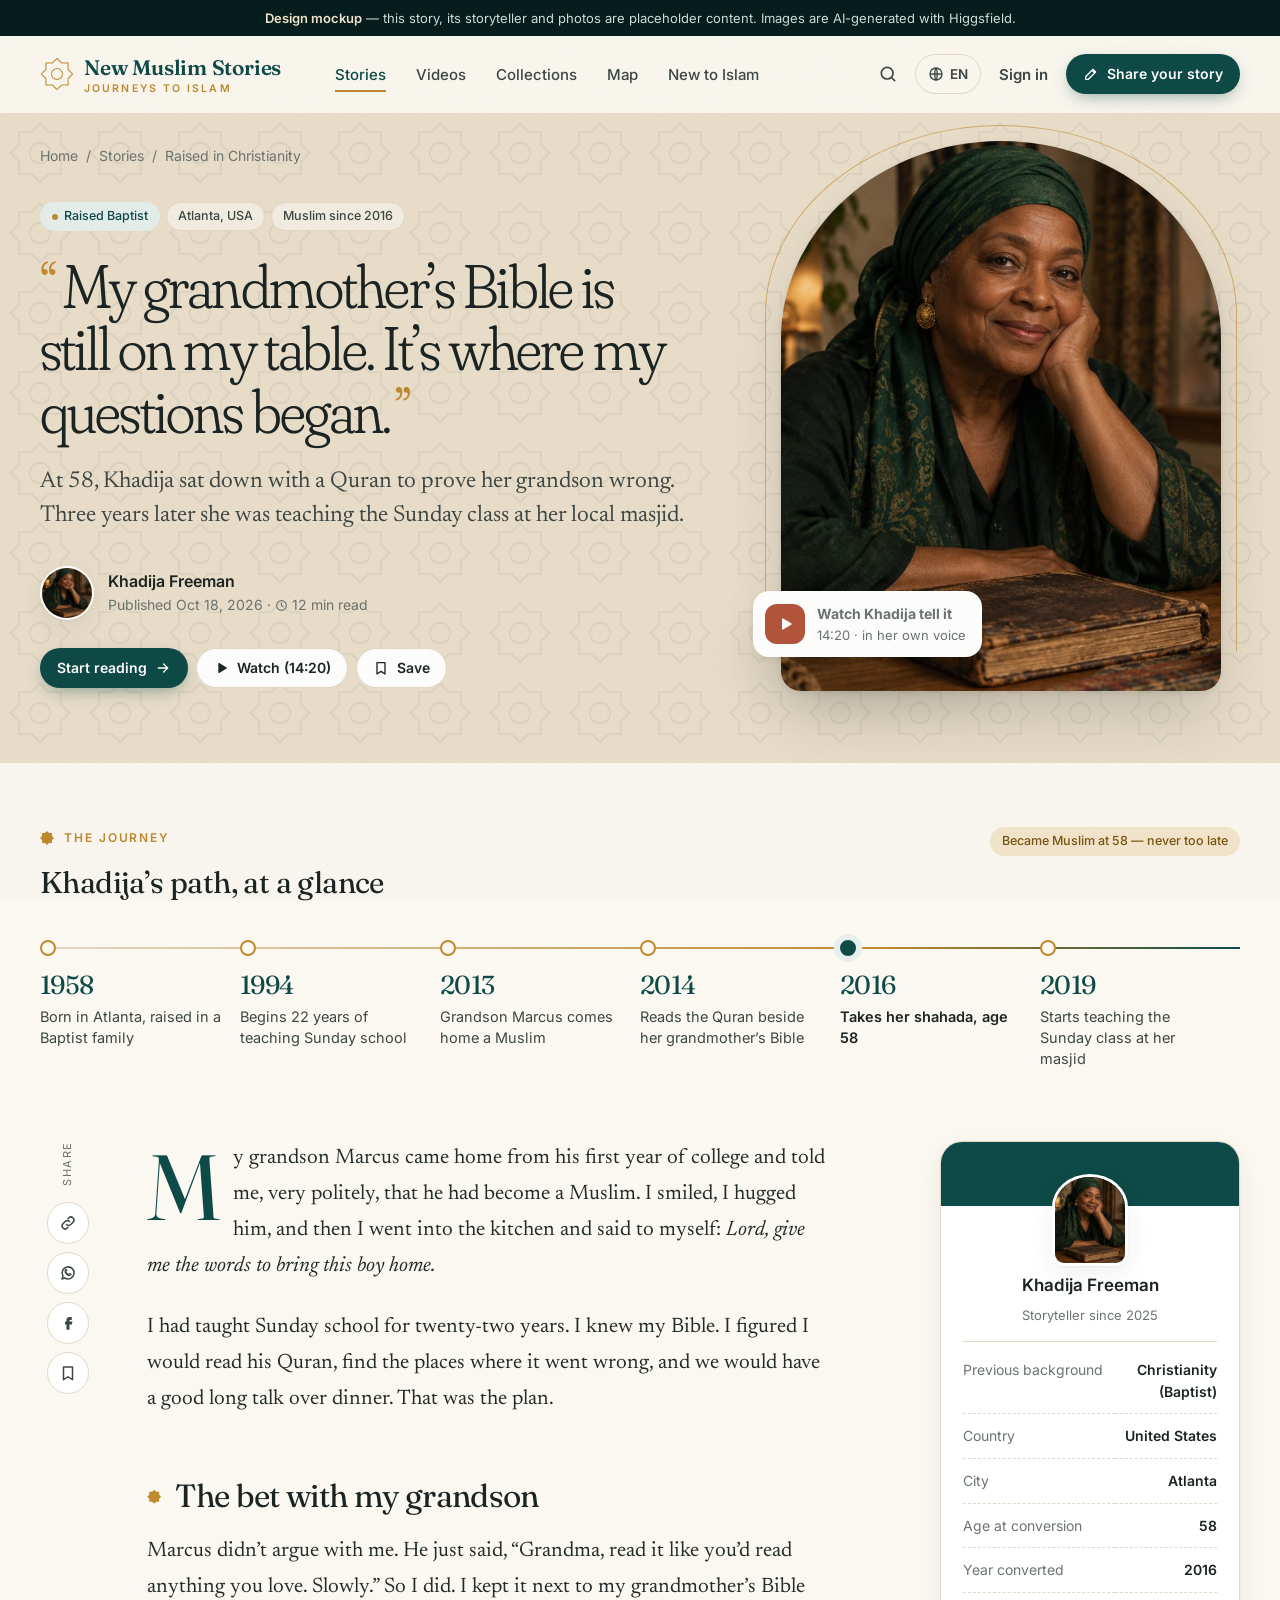
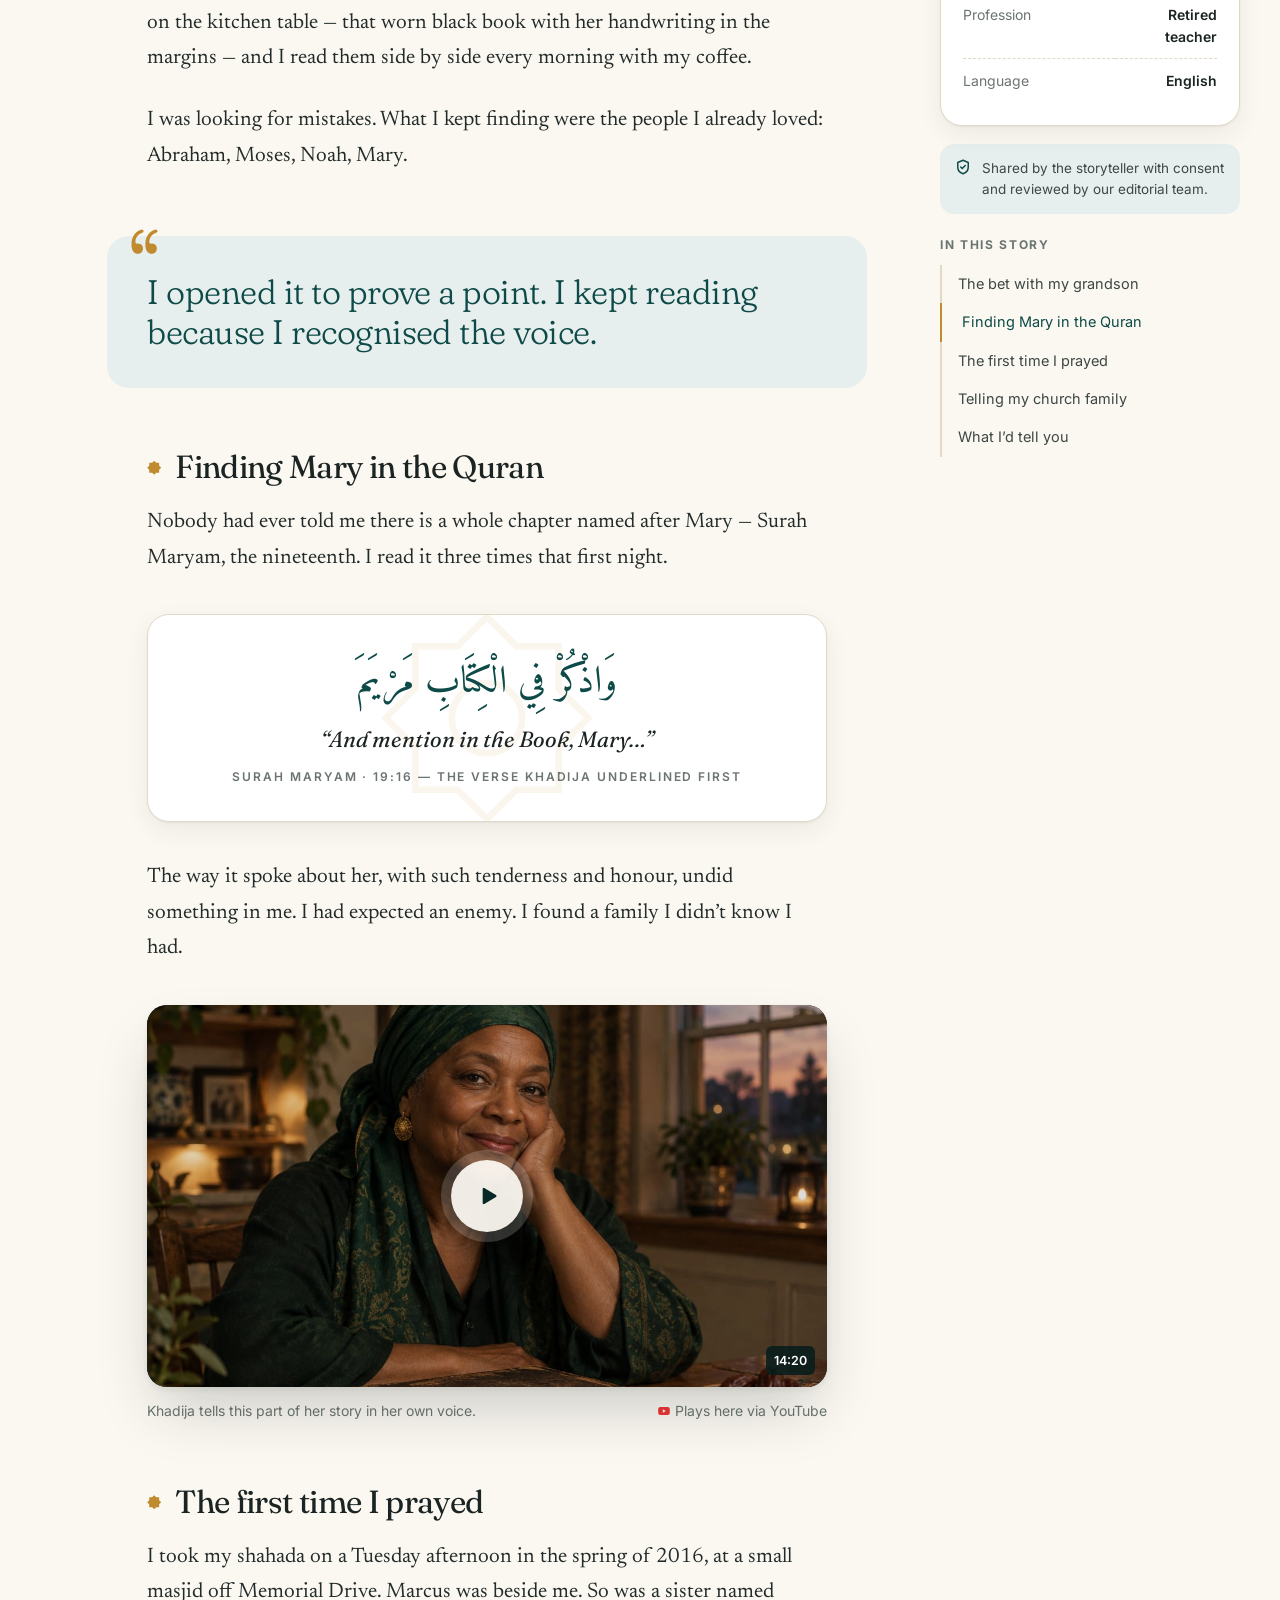
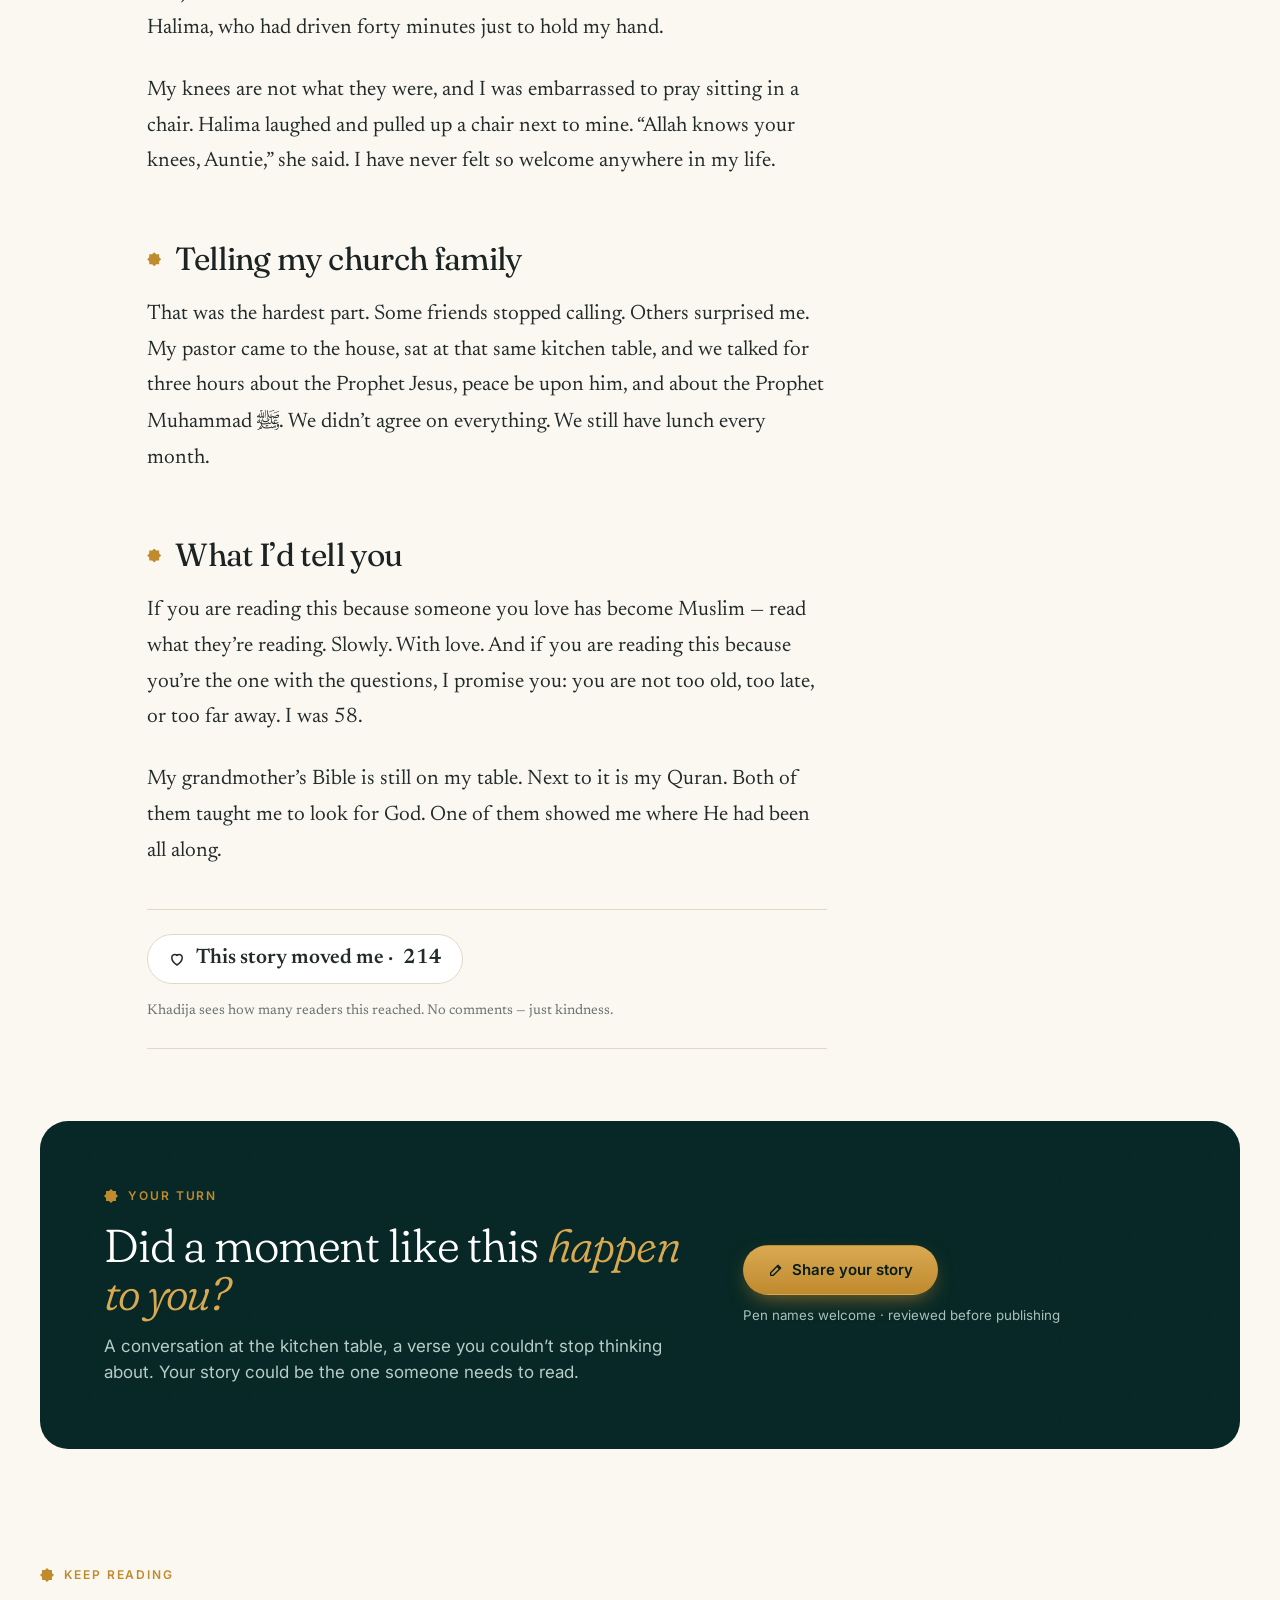
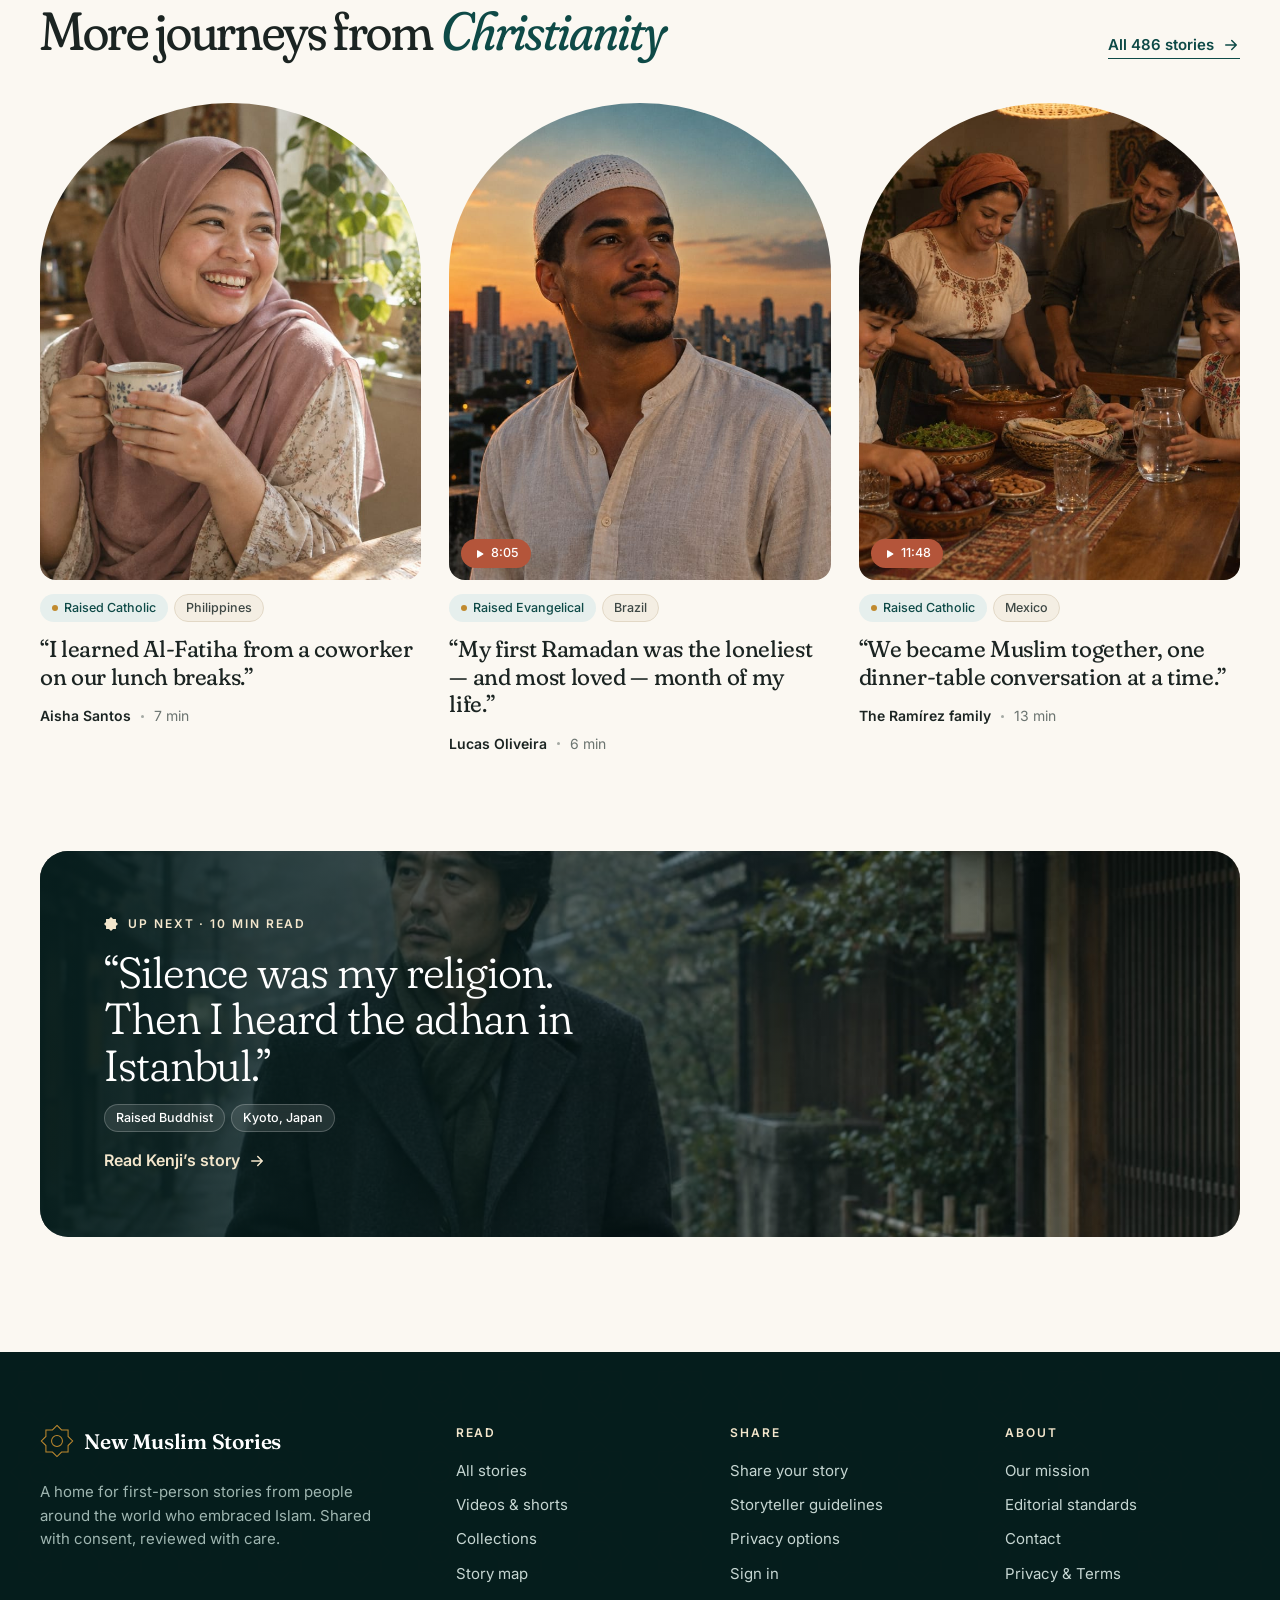
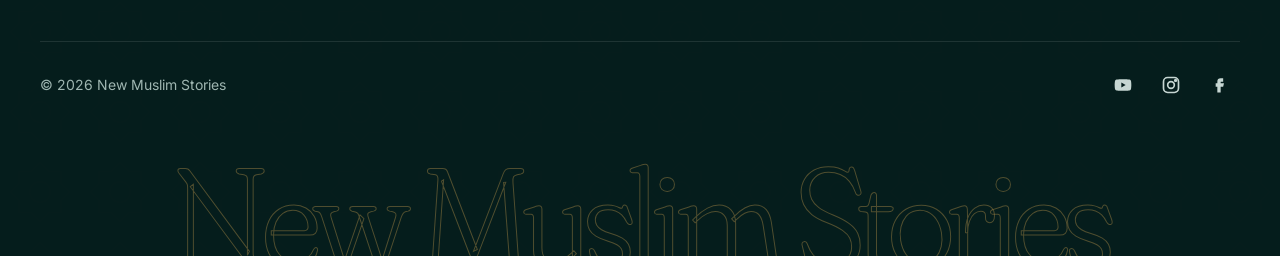
<file: story.html>
<!doctype html>
<html lang="en">
<head>
  <meta charset="utf-8" />
  <meta name="viewport" content="width=device-width, initial-scale=1" />
  <title>“My grandmother’s Bible is still on my table” — Khadija’s story · New Muslim Stories</title>
  <meta name="description" content="At 58, Khadija sat down with a Quran to prove her grandson wrong. Three years later she was teaching the Sunday class at her local masjid." />
  <script>document.documentElement.classList.add('js')</script>
  <link rel="preconnect" href="https://fonts.googleapis.com" />
  <link rel="preconnect" href="https://fonts.gstatic.com" crossorigin />
  <link href="https://fonts.googleapis.com/css2?family=Amiri:wght@400;700&family=Fraunces:ital,opsz,wght,SOFT@0,9..144,300..700,0..100;1,9..144,300..700,0..100&family=Inter:wght@400;500;600;700&family=Newsreader:ital,opsz,wght@0,6..72,400..600;1,6..72,400..600&display=swap" rel="stylesheet" />
  <link rel="stylesheet" href="styles.css?v=9" />
</head>
<body>

<svg width="0" height="0" style="position:absolute" aria-hidden="true">
  <defs>
    <symbol id="i-star" viewBox="0 0 100 100"><path fill="currentColor" d="M50 0l14.6 14.6H85.4V35.4L100 50 85.4 64.6V85.4H64.6L50 100 35.4 85.4H14.6V64.6L0 50 14.6 35.4V14.6H35.4z"/></symbol>
    <symbol id="i-star-line" viewBox="0 0 100 100"><path fill="none" stroke="currentColor" stroke-width="3" d="M50 4l13.4 13.4h19.2v19.2L96 50 82.6 63.4v19.2H63.4L50 96 36.6 82.6H17.4V63.4L4 50l13.4-13.4V17.4h19.2z"/><circle cx="50" cy="50" r="16" fill="none" stroke="currentColor" stroke-width="3"/></symbol>
    <symbol id="i-search" viewBox="0 0 24 24"><g fill="none" stroke="currentColor" stroke-width="2" stroke-linecap="round"><circle cx="11" cy="11" r="7"/><path d="M20 20l-3.5-3.5"/></g></symbol>
    <symbol id="i-menu" viewBox="0 0 24 24"><path stroke="currentColor" stroke-width="2" stroke-linecap="round" d="M4 7h16M4 12h16M4 17h16"/></symbol>
    <symbol id="i-bookmark" viewBox="0 0 24 24"><path fill="none" stroke="currentColor" stroke-width="2" stroke-linejoin="round" d="M6 4h12v17l-6-4-6 4z"/></symbol>
    <symbol id="i-arrow" viewBox="0 0 24 24"><path fill="none" stroke="currentColor" stroke-width="2" stroke-linecap="round" stroke-linejoin="round" d="M5 12h14M13 6l6 6-6 6"/></symbol>
    <symbol id="i-play" viewBox="0 0 24 24"><path fill="currentColor" d="M8 5.5v13a1 1 0 0 0 1.5.86l10.8-6.5a1 1 0 0 0 0-1.72L9.5 4.64A1 1 0 0 0 8 5.5z"/></symbol>
    <symbol id="i-clock" viewBox="0 0 24 24"><g fill="none" stroke="currentColor" stroke-width="2" stroke-linecap="round"><circle cx="12" cy="12" r="9"/><path d="M12 7v5l3 2"/></g></symbol>
    <symbol id="i-check" viewBox="0 0 24 24"><g fill="none" stroke="currentColor" stroke-width="2" stroke-linecap="round" stroke-linejoin="round"><path d="M12 3l7 3v6c0 4.5-3 7.7-7 9-4-1.3-7-4.5-7-9V6z"/><path d="M9 12l2 2 4-4"/></g></symbol>
    <symbol id="i-pen" viewBox="0 0 24 24"><path fill="none" stroke="currentColor" stroke-width="2" stroke-linecap="round" stroke-linejoin="round" d="M4 20h4L19 9l-4-4L4 16zM13.5 6.5l4 4"/></symbol>
    <symbol id="i-share" viewBox="0 0 24 24"><g fill="none" stroke="currentColor" stroke-width="2" stroke-linecap="round" stroke-linejoin="round"><path d="M12 15V3M7 8l5-5 5 5"/><path d="M5 12v7a2 2 0 0 0 2 2h10a2 2 0 0 0 2-2v-7"/></g></symbol>
    <symbol id="i-link" viewBox="0 0 24 24"><g fill="none" stroke="currentColor" stroke-width="2" stroke-linecap="round"><path d="M10 14a4 4 0 0 0 5.7 0l3-3a4 4 0 0 0-5.7-5.7l-1 1"/><path d="M14 10a4 4 0 0 0-5.7 0l-3 3a4 4 0 0 0 5.7 5.7l1-1"/></g></symbol>
    <symbol id="i-wa" viewBox="0 0 24 24"><g fill="none" stroke="currentColor" stroke-width="2" stroke-linejoin="round"><path d="M4 20l1.3-4A8 8 0 1 1 8 18.7z"/><path d="M9 9.5c.3 2.2 2.3 4.2 4.5 4.5l1-1.2 1.8.8c-.2 1.1-1 1.8-2 1.8-3.4 0-6.4-3-6.4-6.4 0-1 .7-1.8 1.8-2l.8 1.8z" stroke-width="1.4"/></g></symbol>
    <symbol id="i-globe" viewBox="0 0 24 24"><g fill="none" stroke="currentColor" stroke-width="2"><circle cx="12" cy="12" r="9"/><path d="M3 12h18M12 3c2.5 2.7 2.5 15.3 0 18M12 3c-2.5 2.7-2.5 15.3 0 18"/></g></symbol>
    <symbol id="i-heart" viewBox="0 0 24 24"><path fill="none" stroke="currentColor" stroke-width="2" stroke-linejoin="round" d="M12 20s-7-4.4-7-10a4 4 0 0 1 7-2.6A4 4 0 0 1 19 10c0 5.6-7 10-7 10z"/></symbol>
    <symbol id="i-yt" viewBox="0 0 24 24"><path fill="currentColor" d="M21.6 7.2a2.5 2.5 0 0 0-1.8-1.8C18.2 5 12 5 12 5s-6.2 0-7.8.4A2.5 2.5 0 0 0 2.4 7.2C2 8.8 2 12 2 12s0 3.2.4 4.8a2.5 2.5 0 0 0 1.8 1.8C5.8 19 12 19 12 19s6.2 0 7.8-.4a2.5 2.5 0 0 0 1.8-1.8c.4-1.6.4-4.8.4-4.8s0-3.2-.4-4.8zM10 15V9l5.2 3z"/></symbol>
    <symbol id="i-ig" viewBox="0 0 24 24"><g fill="none" stroke="currentColor" stroke-width="2"><rect x="3" y="3" width="18" height="18" rx="5"/><circle cx="12" cy="12" r="4"/><circle cx="17.5" cy="6.5" r="1" fill="currentColor"/></g></symbol>
    <symbol id="i-fb" viewBox="0 0 24 24"><path fill="currentColor" d="M14 8h3V4h-3a4 4 0 0 0-4 4v2H8v4h2v7h4v-7h3l1-4h-4V8.5c0-.3.2-.5.5-.5z"/></symbol>
    <pattern id="girih" width="80" height="80" patternUnits="userSpaceOnUse">
      <use href="#i-star-line" x="8" y="8" width="64" height="64"/>
    </pattern>
  </defs>
</svg>

<div class="progress" data-progress aria-hidden="true"></div>
<div class="mock-banner"><strong>Design mockup</strong> — this story, its storyteller and photos are placeholder content. Images are AI-generated with Higgsfield.</div>

<header class="site-header" data-header>
  <div class="wrap header-inner">
    <a class="logo" href="index.html" aria-label="New Muslim Stories — home">
      <svg class="logo-mark"><use href="#i-star-line"/></svg>
      <span>New Muslim Stories<small>Journeys to Islam</small></span>
    </a>
    <nav class="nav" aria-label="Primary">
      <a href="index.html#latest" aria-current="page">Stories</a>
      <a href="index.html#watch">Videos</a>
      <a href="index.html#collections">Collections</a>
      <a href="index.html#map">Map</a>
      <a href="index.html#support">New to Islam</a>
    </nav>
    <div class="header-actions">
      <button class="icon-btn" aria-label="Search stories"><svg width="20" height="20"><use href="#i-search"/></svg></button>
      <button class="lang" aria-label="Change language"><svg width="16" height="16"><use href="#i-globe"/></svg>EN</button>
      <a class="signin" href="#">Sign in</a>
      <a class="btn btn-primary btn-sm" href="index.html#share"><svg width="16" height="16"><use href="#i-pen"/></svg>Share your story</a>
      <button class="icon-btn menu-btn" aria-label="Open menu" aria-expanded="false" data-menu><svg width="22" height="22"><use href="#i-menu"/></svg></button>
    </div>
  </div>
  <nav class="mobile-nav" aria-label="Mobile">
    <a href="index.html#latest">Stories</a>
    <a href="index.html#watch">Videos</a>
    <a href="index.html#collections">Collections</a>
    <a href="index.html#map">Map</a>
    <a href="#">Sign in</a>
    <a class="btn btn-primary" href="index.html#share">Share your story</a>
  </nav>
</header>

<main>
  <!-- ======= Story hero ======= -->
  <section class="story-hero">
    <svg class="pattern" width="100%" height="100%" aria-hidden="true"><rect width="100%" height="100%" fill="url(#girih)"/></svg>
    <div class="wrap story-hero-inner">
      <div class="reveal">
        <nav class="crumbs" aria-label="Breadcrumb">
          <a href="index.html">Home</a><span>/</span><a href="index.html#latest">Stories</a><span>/</span><a href="#">Raised in Christianity</a>
        </nav>
        <div class="chips">
          <span class="chip chip-faith">Raised Baptist</span>
          <span class="chip">Atlanta, USA</span>
          <span class="chip">Muslim since 2016</span>
        </div>
        <h1 class="story-title"><span class="q">“</span>My grandmother’s Bible is still on my table. It’s where my questions began.<span class="q">”</span></h1>
        <p class="story-dek">At 58, Khadija sat down with a Quran to prove her grandson wrong. Three years later she was teaching the Sunday class at her local masjid.</p>
        <div class="author">
          <img class="avatar" src="images/story-atlanta.jpg" alt="" style="object-position:50% 25%" />
          <div>
            <div class="name">Khadija Freeman</div>
            <div class="meta">Published Oct 18, 2026 · <svg width="13" height="13" style="vertical-align:-2px"><use href="#i-clock"/></svg> 12 min read</div>
          </div>
        </div>
        <div class="story-actions">
          <a class="btn btn-primary btn-sm" href="#bet">Start reading <svg width="16" height="16"><use href="#i-arrow"/></svg></a>
          <a class="btn btn-outline btn-sm" href="#watch-khadija"><svg width="16" height="16"><use href="#i-play"/></svg>Watch (14:20)</a>
          <button class="btn btn-outline btn-sm" aria-pressed="false" data-save><svg width="16" height="16"><use href="#i-bookmark"/></svg>Save</button>
        </div>
      </div>
      <figure class="story-portrait reveal" data-delay="1" style="margin:0">
        <img src="images/story-atlanta.jpg" alt="Khadija at her kitchen table beside her grandmother’s Bible and a bowl of dates" />
        <a class="portrait-badge" href="#watch-khadija"><span class="pb-ic"><svg width="18" height="18"><use href="#i-play"/></svg></span><span><strong>Watch Khadija tell it</strong><span>14:20 · in her own voice</span></span></a>
      </figure>
    </div>
  </section>

  <div class="wrap">
    <!-- ======= Journey timeline ======= -->
    <section class="journey reveal" aria-labelledby="journey-title">
      <div class="journey-head">
        <div><span class="eyebrow"><svg><use href="#i-star"/></svg>The journey</span><h2 id="journey-title">Khadija’s path, at a glance</h2></div>
        <span class="chip chip-gold">Became Muslim at 58 — never too late</span>
      </div>
      <ol class="timeline">
        <li><div class="yr">1958</div><div class="ev">Born in Atlanta, raised in a Baptist family</div></li>
        <li><div class="yr">1994</div><div class="ev">Begins 22 years of teaching Sunday school</div></li>
        <li><div class="yr">2013</div><div class="ev">Grandson Marcus comes home a Muslim</div></li>
        <li><div class="yr">2014</div><div class="ev">Reads the Quran beside her grandmother’s Bible</div></li>
        <li class="key"><div class="yr">2016</div><div class="ev">Takes her shahada, age 58</div></li>
        <li><div class="yr">2019</div><div class="ev">Starts teaching the Sunday class at her masjid</div></li>
      </ol>
    </section>

    <div class="story-layout">
      <aside class="share-rail" aria-label="Share this story">
        <small>Share</small>
        <button class="icon-btn" aria-label="Copy link"><svg width="18" height="18"><use href="#i-link"/></svg></button>
        <button class="icon-btn" aria-label="Share on WhatsApp"><svg width="18" height="18"><use href="#i-wa"/></svg></button>
        <button class="icon-btn" aria-label="Share on Facebook"><svg width="18" height="18"><use href="#i-fb"/></svg></button>
        <button class="icon-btn" aria-label="Save" aria-pressed="false" data-save><svg width="18" height="18"><use href="#i-bookmark"/></svg></button>
      </aside>

      <article class="prose">
        <p>My grandson Marcus came home from his first year of college and told me, very politely, that he had become a Muslim. I smiled, I hugged him, and then I went into the kitchen and said to myself: <em>Lord, give me the words to bring this boy home.</em></p>
        <p>I had taught Sunday school for twenty-two years. I knew my Bible. I figured I would read his Quran, find the places where it went wrong, and we would have a good long talk over dinner. That was the plan.</p>

        <h2 id="bet">The bet with my grandson</h2>
        <p>Marcus didn’t argue with me. He just said, “Grandma, read it like you’d read anything you love. Slowly.” So I did. I kept it next to my grandmother’s Bible on the kitchen table — that worn black book with her handwriting in the margins — and I read them side by side every morning with my coffee.</p>
        <p>I was looking for mistakes. What I kept finding were the people I already loved: Abraham, Moses, Noah, Mary.</p>

        <blockquote class="pullquote">I opened it to prove a point. I kept reading because I recognised the voice.</blockquote>

        <h2 id="mary">Finding Mary in the Quran</h2>
        <p>Nobody had ever told me there is a whole chapter named after Mary — Surah Maryam, the nineteenth. I read it three times that first night.</p>

        <figure class="verse">
          <svg class="star-c" aria-hidden="true"><use href="#i-star-line"/></svg>
          <div class="ar" lang="ar">وَاذْكُرْ فِي الْكِتَابِ مَرْيَمَ</div>
          <div class="en">“And mention in the Book, Mary…”</div>
          <cite>Surah Maryam · 19:16 — the verse Khadija underlined first</cite>
        </figure>

        <p>The way it spoke about her, with such tenderness and honour, undid something in me. I had expected an enemy. I found a family I didn’t know I had.</p>

        <figure class="inline-video" id="watch-khadija">
          <div class="video-media" data-video style="cursor:pointer">
            <img src="images/story-atlanta.jpg" alt="Khadija speaking about her journey" style="object-position:50% 30%" />
            <span class="play"><svg width="26" height="26"><use href="#i-play"/></svg></span>
            <span class="duration">14:20</span>
          </div>
          <figcaption class="vcap"><span>Khadija tells this part of her story in her own voice.</span><span><svg width="14" height="14" style="vertical-align:-2px;color:#e33"><use href="#i-yt"/></svg> Plays here via YouTube</span></figcaption>
        </figure>

        <h2 id="first-prayer">The first time I prayed</h2>
        <p>I took my shahada on a Tuesday afternoon in the spring of 2016, at a small masjid off Memorial Drive. Marcus was beside me. So was a sister named Halima, who had driven forty minutes just to hold my hand.</p>
        <p>My knees are not what they were, and I was embarrassed to pray sitting in a chair. Halima laughed and pulled up a chair next to mine. “Allah knows your knees, Auntie,” she said. I have never felt so welcome anywhere in my life.</p>

        <h2 id="family">Telling my church family</h2>
        <p>That was the hardest part. Some friends stopped calling. Others surprised me. My pastor came to the house, sat at that same kitchen table, and we talked for three hours about the Prophet Jesus, peace be upon him, and about the Prophet Muhammad <span class="honorific">ﷺ</span>. We didn’t agree on everything. We still have lunch every month.</p>

        <h2 id="to-you">What I’d tell you</h2>
        <p>If you are reading this because someone you love has become Muslim — read what they’re reading. Slowly. With love. And if you are reading this because you’re the one with the questions, I promise you: you are not too old, too late, or too far away. I was 58.</p>
        <p>My grandmother’s Bible is still on my table. Next to it is my Quran. Both of them taught me to look for God. One of them showed me where He had been all along.</p>

        <div class="moved">
          <button class="moved-btn" aria-pressed="false" data-moved><svg width="18" height="18"><use href="#i-heart"/></svg>This story moved me · <span data-count>214</span></button>
          <small>Khadija sees how many readers this reached. No comments — just kindness.</small>
        </div>
      </article>

      <aside class="aside" aria-label="About the storyteller">
        <div class="profile">
          <div class="profile-head">
            <img class="avatar" src="images/story-atlanta.jpg" alt="" style="object-position:50% 25%" />
            <div style="font-weight:600;font-size:17px">Khadija Freeman</div>
            <div style="font-size:13px;color:var(--muted)">Storyteller since 2025</div>
          </div>
          <dl>
            <dt>Previous background</dt><dd>Christianity (Baptist)</dd>
            <dt>Country</dt><dd>United States</dd>
            <dt>City</dt><dd>Atlanta</dd>
            <dt>Age at conversion</dt><dd>58</dd>
            <dt>Year converted</dt><dd>2016</dd>
            <dt>Profession</dt><dd>Retired teacher</dd>
            <dt>Language</dt><dd>English</dd>
          </dl>
        </div>
        <div class="verified"><svg width="18" height="18"><use href="#i-check"/></svg><span>Shared by the storyteller with consent and reviewed by our editorial team.</span></div>
        <nav class="toc" aria-label="In this story">
          <h4>In this story</h4>
          <a href="#bet">The bet with my grandson</a>
          <a href="#mary">Finding Mary in the Quran</a>
          <a href="#first-prayer">The first time I prayed</a>
          <a href="#family">Telling my church family</a>
          <a href="#to-you">What I’d tell you</a>
        </nav>
      </aside>
    </div>

    <!-- After-story prompt -->
    <section class="your-turn reveal" aria-labelledby="turn-title">
      <svg class="pattern" width="100%" height="100%" aria-hidden="true"><rect width="100%" height="100%" fill="url(#girih)"/></svg>
      <div style="position:relative">
        <span class="eyebrow"><svg><use href="#i-star"/></svg>Your turn</span>
        <h2 id="turn-title">Did a moment like this <em>happen to you?</em></h2>
        <p>A conversation at the kitchen table, a verse you couldn’t stop thinking about. Your story could be the one someone needs to read.</p>
      </div>
      <div class="actions">
        <a class="btn btn-gold" href="index.html#share"><svg width="16" height="16"><use href="#i-pen"/></svg>Share your story</a>
        <small>Pen names welcome · reviewed before publishing</small>
      </div>
    </section>

    <!-- Related -->
    <section class="section" style="padding-bottom:0" aria-labelledby="related-title">
      <div class="section-head reveal">
        <div>
          <span class="eyebrow"><svg><use href="#i-star"/></svg>Keep reading</span>
          <h2 class="h-section" id="related-title">More journeys from <em>Christianity</em></h2>
        </div>
        <a class="link-arrow" href="#">All 486 stories <svg width="18" height="18"><use href="#i-arrow"/></svg></a>
      </div>
      <div class="grid-3">
        <article class="card reveal">
          <div class="card-media"><img src="images/story-manila.jpg" alt="Aisha laughing with a cup of tea" loading="lazy" /><button class="save-btn" aria-label="Save story" aria-pressed="false" data-save><svg width="18" height="18"><use href="#i-bookmark"/></svg></button></div>
          <div class="chips"><span class="chip chip-faith">Raised Catholic</span><span class="chip">Philippines</span></div>
          <h3 class="card-title"><a href="story.html">“I learned Al-Fatiha from a coworker on our lunch breaks.”</a></h3>
          <div class="card-meta"><span class="name">Aisha Santos</span><span class="sep"></span><span>7 min</span></div>
        </article>
        <article class="card reveal" data-delay="1">
          <div class="card-media"><img src="images/story-saopaulo.jpg" alt="Lucas on a rooftop at dusk" loading="lazy" /><button class="save-btn" aria-label="Save story" aria-pressed="false" data-save><svg width="18" height="18"><use href="#i-bookmark"/></svg></button><span class="badge-pos chip chip-video"><svg width="12" height="12"><use href="#i-play"/></svg>8:05</span></div>
          <div class="chips"><span class="chip chip-faith">Raised Evangelical</span><span class="chip">Brazil</span></div>
          <h3 class="card-title"><a href="story.html">“My first Ramadan was the loneliest — and most loved — month of my life.”</a></h3>
          <div class="card-meta"><span class="name">Lucas Oliveira</span><span class="sep"></span><span>6 min</span></div>
        </article>
        <article class="card reveal" data-delay="2">
          <div class="card-media"><img src="images/story-guadalajara.jpg" alt="The Ramírez family at the dinner table" loading="lazy" /><button class="save-btn" aria-label="Save story" aria-pressed="false" data-save><svg width="18" height="18"><use href="#i-bookmark"/></svg></button><span class="badge-pos chip chip-video"><svg width="12" height="12"><use href="#i-play"/></svg>11:48</span></div>
          <div class="chips"><span class="chip chip-faith">Raised Catholic</span><span class="chip">Mexico</span></div>
          <h3 class="card-title"><a href="story.html">“We became Muslim together, one dinner-table conversation at a time.”</a></h3>
          <div class="card-meta"><span class="name">The Ramírez family</span><span class="sep"></span><span>13 min</span></div>
        </article>
      </div>
    </section>

    <!-- Up next -->
    <a class="up-next reveal" href="story.html">
      <img src="images/story-kyoto.jpg" alt="" loading="lazy" />
      <div class="up-next-body">
        <span class="eyebrow" style="color:var(--gold-soft)"><svg><use href="#i-star"/></svg>Up next · 10 min read</span>
        <div class="t">“Silence was my religion. Then I heard the adhan in Istanbul.”</div>
        <div class="chips"><span class="chip chip-on-dark">Raised Buddhist</span><span class="chip chip-on-dark">Kyoto, Japan</span></div>
        <span class="go">Read Kenji’s story <svg width="18" height="18"><use href="#i-arrow"/></svg></span>
      </div>
    </a>
  </div>
</main>

<footer class="site-footer">
  <svg class="pattern" width="100%" height="100%" aria-hidden="true"><rect width="100%" height="100%" fill="url(#girih)"/></svg>
  <div class="wrap">
    <div class="footer-grid">
      <div class="footer-about">
        <a class="logo" href="index.html"><svg class="logo-mark"><use href="#i-star-line"/></svg>New Muslim Stories</a>
        <p>A home for first-person stories from people around the world who embraced Islam. Shared with consent, reviewed with care.</p>
      </div>
      <div><h4>Read</h4><ul><li><a href="#">All stories</a></li><li><a href="#">Videos &amp; shorts</a></li><li><a href="#">Collections</a></li><li><a href="#">Story map</a></li></ul></div>
      <div><h4>Share</h4><ul><li><a href="#">Share your story</a></li><li><a href="#">Storyteller guidelines</a></li><li><a href="#">Privacy options</a></li><li><a href="#">Sign in</a></li></ul></div>
      <div><h4>About</h4><ul><li><a href="#">Our mission</a></li><li><a href="#">Editorial standards</a></li><li><a href="#">Contact</a></li><li><a href="#">Privacy &amp; Terms</a></li></ul></div>
    </div>
    <div class="footer-bottom">
      <span>© 2026 New Muslim Stories</span>
      <div class="socials">
        <a class="icon-btn" href="#" aria-label="YouTube"><svg width="20" height="20"><use href="#i-yt"/></svg></a>
        <a class="icon-btn" href="#" aria-label="Instagram"><svg width="20" height="20"><use href="#i-ig"/></svg></a>
        <a class="icon-btn" href="#" aria-label="Facebook"><svg width="20" height="20"><use href="#i-fb"/></svg></a>
      </div>
    </div>
    <div class="footer-word" aria-hidden="true">New Muslim Stories</div>
  </div>
</footer>

<script src="mockup.js?v=4"></script>
</body>
</html>
</file>
<file: styles.css>
/* ==========================================================
   New Muslim Stories — mockup design system (v2)
   ========================================================== */

:root {
  /* Color */
  --paper: #fbf8f2;
  --paper-2: #f4eee3;
  --sand: #eadfcb;
  --sand-2: #e3d4b9;
  --line: #e2d8c6;
  --ink: #1b2422;
  --ink-2: #3d4744;
  --muted: #6b7470;
  --teal: #0e4a47;
  --teal-700: #0a3936;
  --teal-900: #072826;
  --teal-950: #051d1c;
  --teal-50: #e6efed;
  --gold: #c08a2e;
  --gold-2: #d9a952;
  --gold-soft: #f3e6cc;
  --terracotta: #b4553a;
  --white: #ffffff;

  /* Type */
  --font-display: "Fraunces", Georgia, serif;
  --font-read: "Newsreader", Georgia, serif;
  --font-ui: "Inter", system-ui, -apple-system, "Segoe UI", sans-serif;
  --font-ar: "Amiri", "Traditional Arabic", serif;

  /* Layout */
  --max: 1280px;
  --gutter: clamp(16px, 4vw, 40px);
  --radius: 16px;
  --radius-sm: 10px;
  --shadow: 0 1px 2px rgba(27, 36, 34, 0.06), 0 8px 24px rgba(27, 36, 34, 0.07);
  --shadow-lg: 0 2px 6px rgba(27, 36, 34, 0.08), 0 30px 60px -12px rgba(27, 36, 34, 0.22);
  --ease: cubic-bezier(.2, .7, .2, 1);
}

*, *::before, *::after { box-sizing: border-box; }
html { -webkit-text-size-adjust: 100%; scroll-behavior: smooth; }

body {
  margin: 0;
  background: var(--paper);
  color: var(--ink);
  font-family: var(--font-ui);
  font-size: 16px;
  line-height: 1.55;
  -webkit-font-smoothing: antialiased;
  overflow-x: hidden;
}

/* Paper grain over everything — gives the flat ivory some tooth */
body::after {
  content: ""; position: fixed; inset: 0; z-index: 200; pointer-events: none;
  opacity: .07; mix-blend-mode: multiply;
  background-image: url("data:image/svg+xml;utf8,<svg xmlns='http://www.w3.org/2000/svg' width='180' height='180'><filter id='n'><feTurbulence type='fractalNoise' baseFrequency='.85' numOctaves='3' stitchTiles='stitch'/><feColorMatrix values='0 0 0 0 0.35 0 0 0 0 0.3 0 0 0 0 0.2 0 0 0 .9 0'/></filter><rect width='100%' height='100%' filter='url(%23n)'/></svg>");
}

img { display: block; max-width: 100%; height: auto; }
a { color: inherit; text-decoration: none; }
button { font: inherit; color: inherit; cursor: pointer; }
:focus-visible { outline: 2px solid var(--gold); outline-offset: 3px; border-radius: 4px; }

.wrap { width: 100%; max-width: var(--max); margin: 0 auto; padding: 0 var(--gutter); }
.sr-only { position: absolute; width: 1px; height: 1px; overflow: hidden; clip: rect(0 0 0 0); white-space: nowrap; }

/* ---------- Motion ---------- */
.js .reveal { opacity: 0; transform: translateY(28px); transition: opacity .9s var(--ease), transform .9s var(--ease); }
.js .reveal.in { opacity: 1; transform: none; }
.js .reveal[data-delay="1"] { transition-delay: .08s; }
.js .reveal[data-delay="2"] { transition-delay: .16s; }
.js .reveal[data-delay="3"] { transition-delay: .24s; }
@media (prefers-reduced-motion: reduce) {
  .js .reveal { opacity: 1; transform: none; transition: none; }
  * { animation: none !important; }
}

/* ---------- Arch (mihrab) shapes ---------- */
.arch { border-radius: 50% 50% var(--radius) var(--radius) / 36% 36% var(--radius) var(--radius); overflow: hidden; }
.arch-tall { border-radius: 50% 50% var(--radius) var(--radius) / 30% 30% var(--radius) var(--radius); overflow: hidden; }
.arch-frame { position: relative; }
.arch-frame::before {
  content: ""; position: absolute; inset: -14px -14px auto -14px; height: calc(100% + 14px);
  border: 1px solid var(--gold); opacity: .55; pointer-events: none;
  border-radius: 50% 50% 20px 20px / 33% 33% 20px 20px; border-bottom: 0;
}

/* ---------- Type helpers ---------- */
.eyebrow {
  display: inline-flex; align-items: center; gap: 10px;
  font-size: 12px; font-weight: 600; letter-spacing: 0.16em; text-transform: uppercase;
  color: var(--gold);
}
.eyebrow svg { width: 14px; height: 14px; }
.h-section {
  font-family: var(--font-display); font-weight: 400;
  font-size: clamp(32px, 4.2vw, 56px); line-height: 1.04; letter-spacing: -0.025em;
  margin: 14px 0 0; font-variation-settings: "SOFT" 100, "opsz" 144;
}
.h-section em { font-style: italic; color: var(--teal); }
.lede { color: var(--ink-2); font-size: 18px; max-width: 54ch; margin: 16px 0 0; }

.section { padding: clamp(72px, 9vw, 128px) 0; position: relative; }
.section-head { display: flex; align-items: end; justify-content: space-between; gap: 24px; margin-bottom: 44px; flex-wrap: wrap; }
.link-arrow { display: inline-flex; align-items: center; gap: 8px; font-weight: 600; font-size: 15px; color: var(--teal); white-space: nowrap; border-bottom: 1px solid currentColor; padding-bottom: 2px; }
.link-arrow svg { transition: transform .25s var(--ease); }
.link-arrow:hover svg { transform: translateX(4px); }

.ornament { display: flex; align-items: center; justify-content: center; gap: 16px; color: var(--gold); }
.ornament::before, .ornament::after { content: ""; height: 1px; width: 64px; background: linear-gradient(90deg, transparent, currentColor); }
.ornament::after { transform: scaleX(-1); }
.ornament svg { width: 18px; height: 18px; }

/* ---------- Buttons ---------- */
.btn {
  display: inline-flex; align-items: center; justify-content: center; gap: 8px;
  height: 50px; padding: 0 24px; border-radius: 999px;
  font-weight: 600; font-size: 15px; border: 1px solid transparent;
  transition: background .2s, color .2s, border-color .2s, transform .2s var(--ease), box-shadow .2s;
  white-space: nowrap;
}
.btn:hover { transform: translateY(-1px); }
.btn:active { transform: translateY(1px); }
.btn-primary { background: var(--teal); color: var(--white); box-shadow: 0 6px 18px -6px rgba(14,74,71,.55); }
.btn-primary:hover { background: var(--teal-700); }
.btn-gold { background: linear-gradient(180deg, var(--gold-2), var(--gold)); color: var(--teal-950); box-shadow: 0 8px 22px -8px rgba(192,138,46,.8); }
.btn-gold:hover { filter: brightness(1.05); }
.btn-ghost { border-color: rgba(255,255,255,.45); color: var(--white); background: rgba(255,255,255,.06); backdrop-filter: blur(8px); }
.btn-ghost:hover { background: rgba(255,255,255,.16); }
.btn-outline { border-color: var(--line); background: var(--white); color: var(--ink); }
.btn-outline:hover { border-color: var(--teal); color: var(--teal); }
.btn-sm { height: 40px; padding: 0 16px; font-size: 14px; }

/* ---------- Mockup banner ---------- */
.mock-banner { background: var(--teal-950); color: #cfe0dd; font-size: 13px; text-align: center; padding: 8px var(--gutter); position: relative; z-index: 60; }
.mock-banner strong { color: var(--gold-soft); font-weight: 600; }

/* ---------- Header ---------- */
.site-header {
  position: sticky; top: 0; z-index: 50;
  background: rgba(251, 248, 242, 0.86);
  backdrop-filter: saturate(150%) blur(14px);
  border-bottom: 1px solid transparent;
  transition: border-color .3s, box-shadow .3s;
}
.site-header.scrolled { border-color: var(--line); box-shadow: 0 6px 24px -18px rgba(0,0,0,.35); }
.header-inner { display: flex; align-items: center; gap: 28px; height: 76px; }
.logo { display: inline-flex; align-items: center; gap: 10px; font-family: var(--font-display); font-weight: 600; font-size: 21px; letter-spacing: -0.01em; color: var(--teal); white-space: nowrap; }
.logo small { display: block; font-family: var(--font-ui); font-size: 10.5px; letter-spacing: .2em; text-transform: uppercase; color: var(--gold); font-weight: 600; margin-top: -2px; }
.logo-mark { width: 34px; height: 34px; color: var(--gold); flex: none; }
.nav { display: flex; gap: 2px; margin-left: 12px; }
.nav a { position: relative; padding: 8px 14px; font-size: 15px; font-weight: 500; color: var(--ink-2); }
.nav a::after { content: ""; position: absolute; left: 14px; right: 14px; bottom: 2px; height: 2px; background: var(--gold); transform: scaleX(0); transform-origin: left; transition: transform .3s var(--ease); }
.nav a:hover, .nav a[aria-current="page"] { color: var(--teal); }
.nav a:hover::after, .nav a[aria-current="page"]::after { transform: scaleX(1); }
.header-actions { margin-left: auto; display: flex; align-items: center; gap: 6px; }
.icon-btn { width: 42px; height: 42px; border-radius: 999px; display: grid; place-items: center; border: 1px solid transparent; background: none; color: var(--ink-2); }
.icon-btn:hover { background: var(--teal-50); color: var(--teal); }
.lang { display: inline-flex; align-items: center; gap: 6px; height: 40px; padding: 0 12px; border-radius: 999px; border: 1px solid var(--line); background: transparent; font-size: 13.5px; font-weight: 600; color: var(--ink-2); }
.signin { font-weight: 600; font-size: 15px; padding: 8px 12px; color: var(--ink-2); }
.signin:hover { color: var(--teal); }
.menu-btn { display: none; }

.mobile-nav { display: none; border-top: 1px solid var(--line); background: var(--paper); }
.mobile-nav.open { display: block; }
.mobile-nav a { display: block; padding: 14px var(--gutter); font-weight: 500; border-bottom: 1px solid var(--line); }
.mobile-nav .btn { margin: 16px var(--gutter); width: calc(100% - 2 * var(--gutter)); }

/* ---------- Hero ---------- */
.hero { position: relative; min-height: clamp(600px, calc(100svh - 112px), 780px); display: flex; flex-direction: column; color: var(--white); overflow: hidden; background: var(--teal-950); isolation: isolate; }
.hero-media { position: absolute; inset: 0; z-index: -2; }
.hero-media img { width: 100%; height: 100%; object-fit: cover; object-position: 70% center; animation: kenburns 22s var(--ease) both; }
@keyframes kenburns { from { transform: scale(1.12) translateX(1.5%); } to { transform: scale(1); } }
.hero::before {
  content: ""; position: absolute; inset: 0; z-index: -1;
  background:
    linear-gradient(90deg, rgba(5,29,28,.94) 0%, rgba(5,29,28,.74) 32%, rgba(5,29,28,.1) 64%, rgba(5,29,28,0) 100%),
    linear-gradient(0deg, rgba(5,29,28,.9) 0%, rgba(5,29,28,0) 42%);
}
.hero-arch { position: absolute; right: 7%; top: 13%; width: min(30vw, 400px); aspect-ratio: 3 / 4.3; z-index: -1; pointer-events: none; }
.hero-arch span { position: absolute; inset: 0; border: 1px solid rgba(217,169,82,.55); border-bottom: 0; border-radius: 50% 50% 0 0 / 34% 34% 0 0; }
.hero-arch span:nth-child(2) { inset: 18px 18px 0; opacity: .5; }
/* Content fills the space above the rail and sits in its vertical middle, so tall screens don't leave a band of empty image on top */
.hero-content { position: relative; flex: 1; display: flex; flex-direction: column; justify-content: center; padding-top: 56px; padding-bottom: 56px; }
.hero-kicker { font-size: 13px; color: var(--gold-soft); font-weight: 600; letter-spacing: .16em; text-transform: uppercase; margin: 0 0 26px; display: flex; align-items: center; gap: 12px; }
.hero-kicker svg { width: 16px; height: 16px; color: var(--gold); }
.hero h1 {
  font-family: var(--font-display); font-weight: 300;
  font-size: clamp(38px, min(5.6vw, 8.4vh), 80px); line-height: 1.02; letter-spacing: -0.03em;
  max-width: 16ch; margin: 0; font-variation-settings: "SOFT" 100, "opsz" 144;
}
.hero h1 em { font-style: italic; color: var(--gold-2); font-weight: 400; }
.hero h1 .q { color: var(--gold); }
/* Breathing room between the decorative quote marks and the words they wrap */
.hero h1 .q:first-child, .story-title .q:first-child { margin-right: .12em; }
.hero h1 .q:last-child, .story-title .q:last-child { margin-left: .06em; }
.hero-byline { display: flex; align-items: center; gap: 14px; margin-top: 30px; flex-wrap: wrap; }
.hero-byline .who { font-weight: 600; font-size: 16px; display: flex; align-items: center; gap: 10px; }
.hero-byline .read-time { color: #d6e2df; font-size: 14px; }
.hero-actions { display: flex; gap: 12px; margin-top: 34px; flex-wrap: wrap; }

.hero-rail { position: relative; border-top: 1px solid rgba(255,255,255,.14); background: linear-gradient(180deg, rgba(5,29,28,.35), rgba(5,29,28,.75)); backdrop-filter: blur(10px); }
.rail-inner { display: grid; grid-template-columns: auto repeat(4, 1fr); align-items: stretch; }
.rail-label { display: flex; flex-direction: column; justify-content: center; gap: 4px; padding: 20px 28px 20px 0; font-size: 12px; letter-spacing: .16em; text-transform: uppercase; color: var(--gold-soft); font-weight: 600; border-right: 1px solid rgba(255,255,255,.12); }
.rail-label b { font-family: var(--font-display); font-size: 26px; letter-spacing: -0.02em; text-transform: none; color: var(--white); font-weight: 400; }
.rail-item { position: relative; display: grid; grid-template-columns: 52px 1fr; gap: 14px; align-items: center; padding: 20px 22px; border-right: 1px solid rgba(255,255,255,.12); transition: background .25s; }
.rail-item:last-child { border-right: 0; }
.rail-item:hover { background: rgba(255,255,255,.06); }
.rail-item img { width: 52px; height: 64px; object-fit: cover; border-radius: 50% 50% 8px 8px / 36% 36% 8px 8px; }
.rail-item .t { font-family: var(--font-display); font-size: 15.5px; line-height: 1.25; display: -webkit-box; -webkit-line-clamp: 2; -webkit-box-orient: vertical; overflow: hidden; }
.rail-item .m { font-size: 12px; color: #a9c0bb; margin-top: 4px; }
.rail-item::before { content: ""; position: absolute; left: 0; right: 0; top: -1px; height: 2px; background: var(--gold); transform: scaleX(0); transform-origin: left; transition: transform .4s var(--ease); }
.rail-item:hover::before, .rail-item.on::before { transform: scaleX(1); }

/* ---------- Chips ---------- */
.chips { display: flex; flex-wrap: wrap; gap: 6px; }
.chip {
  display: inline-flex; align-items: center; gap: 6px;
  font-size: 12.5px; font-weight: 500; line-height: 1;
  padding: 7px 11px; border-radius: 999px;
  background: var(--paper-2); color: var(--ink-2); border: 1px solid var(--line);
  white-space: nowrap;
}
.chip-faith { background: var(--teal-50); color: var(--teal); border-color: transparent; }
.chip-faith::before { content: ""; width: 6px; height: 6px; border-radius: 50%; background: var(--gold); }
.chip-video { background: var(--terracotta); color: var(--white); border-color: transparent; }
.chip-on-dark { background: rgba(255,255,255,.1); color: var(--white); border-color: rgba(255,255,255,.22); backdrop-filter: blur(6px); }
.chip-gold { background: var(--gold-soft); color: #7a5413; border-color: transparent; }

/* ---------- Marquee / stats band ---------- */
.band { background: var(--teal-50); border-bottom: 1px solid var(--line); overflow: hidden; }
.band-inner { display: grid; grid-template-columns: auto 1fr; align-items: center; }
.stats { display: flex; gap: 36px; padding: 26px 36px 26px 0; border-right: 1px solid rgba(14,74,71,.15); }
.stat-num { font-family: var(--font-display); font-size: 34px; font-weight: 400; color: var(--teal); line-height: 1; letter-spacing: -0.03em; }
.stat-label { font-size: 13px; color: var(--muted); margin-top: 6px; white-space: nowrap; }
.marquee { position: relative; overflow: hidden; mask-image: linear-gradient(90deg, transparent, #000 8%, #000 92%, transparent); }
.marquee-track { display: flex; width: max-content; animation: marquee 60s linear infinite; }
.marquee:hover .marquee-track { animation-play-state: paused; }
.marquee-track span { display: inline-flex; align-items: center; gap: 22px; padding-right: 22px; font-family: var(--font-display); font-size: 22px; font-style: italic; color: var(--teal-700); white-space: nowrap; }
.marquee-track svg { width: 12px; height: 12px; color: var(--gold); }
@keyframes marquee { to { transform: translateX(-50%); } }

/* ---------- Story cards ---------- */
.card { position: relative; display: flex; flex-direction: column; gap: 14px; }
.card-media { position: relative; border-radius: var(--radius); overflow: hidden; aspect-ratio: 4 / 3; background: var(--sand); }
.card-media img { width: 100%; height: 100%; object-fit: cover; transition: transform .9s var(--ease); }
.card:hover .card-media img { transform: scale(1.05); }
.card-media .badge-pos { position: absolute; left: 12px; bottom: 12px; z-index: 2; }
.card-media::after { content: ""; position: absolute; inset: 0; background: linear-gradient(0deg, rgba(5,29,28,.35), transparent 40%); opacity: 0; transition: opacity .4s; }
.card:hover .card-media::after { opacity: 1; }
.save-btn {
  position: absolute; top: 12px; right: 12px; z-index: 3;
  width: 38px; height: 38px; border-radius: 999px; border: 0;
  background: rgba(251,248,242,.92); color: var(--ink); display: grid; place-items: center;
  box-shadow: var(--shadow); transition: background .2s, color .2s, transform .2s;
}
.save-btn:hover { color: var(--teal); transform: scale(1.08); }
.save-btn[aria-pressed="true"] { background: var(--teal); color: var(--white); }
.save-btn[aria-pressed="true"] svg path { fill: currentColor; }
.card-title {
  font-family: var(--font-display); font-weight: 400; font-size: 23px; line-height: 1.2;
  letter-spacing: -0.015em; margin: 0; font-variation-settings: "SOFT" 100, "opsz" 48;
  transition: color .2s;
}
.card-title a::after { content: ""; position: absolute; inset: 0; z-index: 1; }
.card:hover .card-title { color: var(--teal); }
.card-meta { display: flex; align-items: center; gap: 10px; font-size: 14px; color: var(--muted); flex-wrap: wrap; }
.card-meta .name { color: var(--ink); font-weight: 600; }
.sep { width: 3px; height: 3px; border-radius: 50%; background: currentColor; opacity: .6; }
.mini-avatar { width: 26px; height: 26px; border-radius: 50%; object-fit: cover; }

/* Bento */
.bento { display: grid; grid-template-columns: repeat(12, 1fr); gap: 28px; }
.b-feature { grid-column: span 7; grid-row: span 2; }
.b-quote { grid-column: span 5; }
.b-row { grid-column: span 5; }
.b-feature .card-media { aspect-ratio: 5 / 4; }
.b-feature .card-title { font-size: clamp(28px, 2.8vw, 38px); line-height: 1.1; }
.b-feature .excerpt { font-family: var(--font-read); font-size: 19px; color: var(--ink-2); margin: 0; line-height: 1.55; }
.editor-pick { position: absolute; left: 16px; top: 16px; z-index: 2; display: inline-flex; align-items: center; gap: 8px; background: rgba(251,248,242,.94); color: var(--teal); font-size: 12px; font-weight: 700; letter-spacing: .12em; text-transform: uppercase; padding: 8px 12px; border-radius: 999px; box-shadow: var(--shadow); }
.editor-pick svg { width: 12px; height: 12px; color: var(--gold); }

.quote-card {
  position: relative; overflow: hidden; border-radius: 22px; padding: 34px 34px 30px;
  background: var(--teal); color: var(--white); display: flex; flex-direction: column; gap: 20px; min-height: 300px;
  transition: transform .4s var(--ease), box-shadow .4s;
}
.quote-card:hover { transform: translateY(-4px); box-shadow: var(--shadow-lg); }
.quote-card .pattern { opacity: .1; }
.quote-card .qmark { font-family: var(--font-display); font-size: 120px; line-height: .6; color: var(--gold); height: 44px; }
.quote-card blockquote { position: relative; margin: 0; font-family: var(--font-display); font-weight: 300; font-size: clamp(24px, 2.2vw, 30px); line-height: 1.2; letter-spacing: -0.015em; font-variation-settings: "SOFT" 100; }
.quote-card blockquote a::after { content: ""; position: absolute; inset: -200px; }
.quote-card .who { position: relative; margin-top: auto; display: flex; align-items: center; justify-content: space-between; gap: 12px; flex-wrap: wrap; font-size: 14px; color: #b8ccc8; }
.quote-card .who strong { color: var(--white); font-weight: 600; }
.pen-badge { display: inline-flex; align-items: center; gap: 6px; font-size: 12px; font-weight: 600; padding: 6px 10px; border-radius: 999px; background: rgba(255,255,255,.1); color: var(--gold-soft); }

.card-row { flex-direction: row; gap: 18px; align-items: center; padding: 18px; border-radius: 18px; background: var(--white); border: 1px solid var(--line); transition: transform .3s var(--ease), box-shadow .3s; }
.card-row:hover { transform: translateY(-3px); box-shadow: var(--shadow); }
.card-row .card-media { flex: none; width: 116px; aspect-ratio: 4 / 5; border-radius: 50% 50% 12px 12px / 36% 36% 12px 12px; }
.card-row .card-body { display: flex; flex-direction: column; gap: 10px; min-width: 0; }
.card-row .card-title { font-size: 20px; }

.grid-4 { display: grid; grid-template-columns: repeat(4, 1fr); gap: 28px; margin-top: 72px; }
.grid-4 .card-media { aspect-ratio: 4 / 5; border-radius: 50% 50% var(--radius) var(--radius) / 36% 36% var(--radius) var(--radius); }
.grid-3 { display: grid; grid-template-columns: repeat(3, 1fr); gap: 28px; }
.grid-3 .card-media { aspect-ratio: 4 / 5; border-radius: 50% 50% var(--radius) var(--radius) / 36% 36% var(--radius) var(--radius); }

/* ---------- Manifesto (Quran 49:13) ---------- */
.manifesto { position: relative; overflow: hidden; background: var(--sand); text-align: center; }
.manifesto .pattern { opacity: .08; color: var(--teal); }
.manifesto-inner { position: relative; max-width: 940px; margin: 0 auto; }
.manifesto .arabic { font-family: var(--font-ar); font-size: clamp(30px, 4.4vw, 54px); line-height: 1.9; color: var(--teal); margin: 26px 0 10px; direction: rtl; }
.manifesto .translation { font-family: var(--font-display); font-weight: 300; font-style: italic; font-size: clamp(22px, 2.6vw, 32px); line-height: 1.3; letter-spacing: -0.01em; margin: 0 auto; max-width: 30ch; color: var(--ink); }
.manifesto cite { display: block; margin-top: 18px; font-style: normal; font-size: 13px; letter-spacing: .16em; text-transform: uppercase; color: var(--muted); font-weight: 600; }
.manifesto .why { margin: 34px auto 0; max-width: 52ch; color: var(--ink-2); font-size: 17px; }
.manifesto .why strong { color: var(--teal); }
.big-star { position: absolute; width: 520px; height: 520px; color: var(--gold); opacity: .09; }
.big-star.l { left: -200px; top: -120px; }
.big-star.r { right: -200px; bottom: -160px; }

/* ---------- Map ---------- */
.mapsec { background: var(--teal-950); color: var(--white); overflow: hidden; }
.mapsec .h-section { color: var(--white); }
.mapsec .h-section em { color: var(--gold-2); }
.mapsec .lede { color: #a9c0bb; }
.map-layout { display: grid; grid-template-columns: 1fr 320px; gap: 48px; align-items: center; }
.map-wrap { position: relative; aspect-ratio: 1.9 / 1; }
.map-wrap canvas { position: absolute; inset: 0; width: 100%; height: 100%; }
.pin { position: absolute; width: 14px; height: 14px; margin: -7px 0 0 -7px; border-radius: 50%; background: var(--gold-2); border: 2px solid var(--teal-950); padding: 0; z-index: 2; }
.pin::before { content: ""; position: absolute; inset: -8px; border-radius: 50%; border: 1px solid var(--gold); opacity: 0; animation: ping 2.8s var(--ease) infinite; animation-delay: var(--d, 0s); }
@keyframes ping { 0% { transform: scale(.4); opacity: .9; } 100% { transform: scale(2.2); opacity: 0; } }
.pin:hover, .pin:focus-visible { background: var(--white); z-index: 5; }
.pin-card {
  position: absolute; z-index: 10; width: 250px; padding: 12px; border-radius: 14px; background: var(--paper); color: var(--ink);
  box-shadow: var(--shadow-lg); display: grid; grid-template-columns: 56px 1fr; gap: 12px; align-items: center;
  transform: translate(-50%, calc(-100% - 18px)); pointer-events: none; opacity: 0; transition: opacity .2s;
}
.pin-card.show { opacity: 1; }
.pin-card img { width: 56px; height: 68px; object-fit: cover; border-radius: 50% 50% 8px 8px / 36% 36% 8px 8px; }
.pin-card .t { font-family: var(--font-display); font-size: 15px; line-height: 1.25; }
.pin-card .m { font-size: 12px; color: var(--muted); margin-top: 4px; }
.map-side h3 { font-size: 12px; letter-spacing: .16em; text-transform: uppercase; color: var(--gold-soft); margin: 0 0 18px; font-weight: 600; }
.bars { list-style: none; margin: 0; padding: 0; display: grid; gap: 14px; }
.bars li { display: grid; grid-template-columns: 1fr auto; gap: 6px 12px; font-size: 15px; }
.bars li span:last-of-type { color: #a9c0bb; font-variant-numeric: tabular-nums; }
.bars .bar { grid-column: 1 / -1; height: 4px; border-radius: 4px; background: rgba(255,255,255,.08); overflow: hidden; }
.bars .bar i { display: block; height: 100%; background: linear-gradient(90deg, var(--gold), var(--gold-2)); border-radius: 4px; width: 0; transition: width 1.4s var(--ease); }
.in .bars .bar i { width: var(--w); }
.map-side .btn { margin-top: 28px; }

/* ---------- Finder ---------- */
.finder { background: var(--paper-2); border-bottom: 1px solid var(--line); }
.finder-panel { background: var(--white); border: 1px solid var(--line); border-radius: 24px; padding: clamp(20px, 3vw, 32px); box-shadow: var(--shadow-lg); position: relative; }
.finder-search { display: flex; align-items: center; gap: 12px; height: 60px; padding: 0 8px 0 22px; border-radius: 999px; border: 1px solid var(--line); background: var(--paper); margin-bottom: 18px; }
.finder-search svg { color: var(--muted); flex: none; }
.finder-search input { flex: 1; min-width: 0; border: 0; background: none; font: inherit; font-size: 17px; outline: none; color: var(--ink); }
.filter-row { display: flex; flex-wrap: wrap; gap: 10px; }
.filter {
  display: inline-flex; align-items: center; gap: 8px; height: 44px; padding: 0 14px 0 16px;
  border: 1px solid var(--line); border-radius: 999px; background: var(--paper);
  font-size: 14.5px; font-weight: 500; color: var(--ink-2); transition: all .2s;
}
.filter:hover { border-color: var(--teal); color: var(--teal); }
.filter.active { background: var(--teal); border-color: var(--teal); color: var(--white); }
.filter .val { color: var(--gold-soft); }
.finder-foot { display: flex; align-items: center; justify-content: space-between; gap: 16px; margin-top: 22px; padding-top: 20px; border-top: 1px solid var(--line); flex-wrap: wrap; }
.finder-count { font-size: 15px; color: var(--muted); }
.finder-count strong { color: var(--ink); font-size: 20px; font-family: var(--font-display); font-weight: 500; }
.toggles { display: flex; gap: 8px; flex-wrap: wrap; }

.paths { display: grid; grid-template-columns: repeat(4, 1fr); gap: 16px; margin-top: 32px; }
.path {
  position: relative; padding: 22px; border-radius: 20px; background: var(--white);
  border: 1px solid var(--line); display: flex; flex-direction: column; gap: 4px;
  transition: border-color .25s, transform .3s var(--ease), box-shadow .3s; overflow: hidden;
}
.path:hover { border-color: var(--teal); transform: translateY(-4px); box-shadow: var(--shadow-lg); }
.path-label { font-size: 13px; color: var(--muted); }
.path-name { font-family: var(--font-display); font-size: 24px; font-weight: 400; letter-spacing: -0.015em; line-height: 1.1; }
.path-foot { display: flex; align-items: center; justify-content: space-between; margin-top: 16px; }
.path-count { font-size: 14px; color: var(--teal); font-weight: 600; }
.faces { display: flex; }
.faces img { width: 30px; height: 30px; border-radius: 50%; object-fit: cover; border: 2px solid var(--white); margin-left: -9px; }
.faces img:first-child { margin-left: 0; }
.path .star { position: absolute; right: -16px; top: -16px; width: 84px; height: 84px; color: var(--gold); opacity: .35; transition: transform .8s var(--ease), opacity .3s; }
.path:hover .star { transform: rotate(45deg); opacity: .7; }

/* ---------- Video section ---------- */
.videos { position: relative; background: var(--teal-900); color: var(--white); overflow: hidden; }
.pattern { position: absolute; inset: 0; opacity: .07; color: var(--gold); pointer-events: none; }
.videos .h-section { color: var(--white); }
.videos .h-section em { color: var(--gold-2); }
.videos .lede { color: #b8ccc8; }
.videos .link-arrow { color: var(--gold-soft); }
.video-grid { position: relative; display: grid; grid-template-columns: 1.6fr 1fr; gap: 32px; }
.video { position: relative; display: flex; flex-direction: column; gap: 14px; }
.video-media { position: relative; border-radius: var(--radius); overflow: hidden; aspect-ratio: 16 / 9; background: #000; }
.video-media img { width: 100%; height: 100%; object-fit: cover; opacity: .88; transition: transform .9s var(--ease), opacity .3s; }
.video:hover .video-media img { transform: scale(1.04); opacity: 1; }
.play {
  position: absolute; inset: 0; margin: auto; width: 72px; height: 72px; border-radius: 50%;
  display: grid; place-items: center; background: rgba(251,248,242,.95); color: var(--teal-900);
  box-shadow: 0 0 0 10px rgba(251,248,242,.18), 0 10px 30px rgba(0,0,0,.35); transition: transform .3s var(--ease), box-shadow .3s;
}
.video:hover .play, .short:hover .play { transform: scale(1.08); box-shadow: 0 0 0 16px rgba(251,248,242,.14), 0 10px 30px rgba(0,0,0,.35); }
.duration { position: absolute; right: 12px; bottom: 12px; background: rgba(5,29,28,.85); color: var(--white); font-size: 12.5px; font-weight: 600; padding: 4px 8px; border-radius: 6px; }
.video-title { font-family: var(--font-display); font-size: 21px; font-weight: 400; line-height: 1.22; margin: 0; letter-spacing: -0.01em; }
.video-title a::after { content: ""; position: absolute; inset: 0; z-index: 1; }
.video-feature .video-title { font-size: clamp(24px, 2.4vw, 32px); }
.video-meta { font-size: 14px; color: #a9c0bb; }
.video-desc { font-family: var(--font-read); font-size: 18px; line-height: 1.55; color: #cfdcd9; margin: 0; max-width: 60ch; }
.video-side { display: flex; flex-direction: column; gap: 28px; }

.shorts-head { position: relative; display: flex; align-items: center; justify-content: space-between; margin: 72px 0 22px; gap: 16px; }
.shorts-head h3 { display: flex; align-items: center; gap: 10px; margin: 0; font-family: var(--font-display); font-weight: 400; font-size: 26px; }
.shorts-head h3 svg { color: #ff4e45; }
.shorts { position: relative; display: grid; grid-template-columns: repeat(4, 1fr); gap: 20px; }
.short { position: relative; aspect-ratio: 9 / 16; border-radius: 22px; overflow: hidden; background: #000; isolation: isolate; }
.short img { position: absolute; inset: 0; width: 100%; height: 100%; object-fit: cover; z-index: -2; transition: transform .9s var(--ease); }
.short:hover img { transform: scale(1.05); }
.short::after { content: ""; position: absolute; inset: 0; z-index: -1; background: linear-gradient(0deg, rgba(0,0,0,.8), rgba(0,0,0,0) 50%); }
.short .play { width: 56px; height: 56px; }
.short-body { position: absolute; left: 0; right: 0; bottom: 0; padding: 18px; }
.short-body .t { font-family: var(--font-display); font-size: 18px; line-height: 1.25; }
.short-body .m { font-size: 12.5px; color: #cfdcd9; margin-top: 6px; display: flex; gap: 8px; align-items: center; }
.short .dur { position: absolute; top: 14px; left: 14px; font-size: 12px; font-weight: 600; padding: 4px 8px; border-radius: 6px; background: rgba(0,0,0,.5); backdrop-filter: blur(6px); }

/* ---------- Collections ---------- */
.collections { display: grid; grid-template-columns: repeat(4, 1fr); gap: 22px; }
.collection { position: relative; aspect-ratio: 3 / 4.4; color: var(--white); display: flex; align-items: flex-end; isolation: isolate; border-radius: 50% 50% 18px 18px / 32% 32% 18px 18px; overflow: hidden; }
.collection img { position: absolute; inset: 0; width: 100%; height: 100%; object-fit: cover; z-index: -2; transition: transform .9s var(--ease); }
.collection::before { content: ""; position: absolute; inset: 0; z-index: -1; background: linear-gradient(0deg, rgba(5,29,28,.95) 0%, rgba(5,29,28,.35) 50%, rgba(5,29,28,.05) 100%); }
.collection::after { content: ""; position: absolute; inset: 10px; border: 1px solid rgba(217,169,82,.5); border-radius: 50% 50% 12px 12px / 32% 32% 12px 12px; pointer-events: none; opacity: 0; transition: opacity .4s; }
.collection:hover::after { opacity: 1; }
.collection:hover img { transform: scale(1.06); }
.collection-body { padding: 26px; }
.collection-count { font-size: 12px; font-weight: 600; letter-spacing: .14em; text-transform: uppercase; color: var(--gold-soft); }
.collection-title { font-family: var(--font-display); font-size: 27px; font-weight: 400; line-height: 1.08; margin: 10px 0 8px; letter-spacing: -0.015em; }
.collection-desc { font-size: 14px; color: #d3dfdc; margin: 0; }

/* ---------- Reader voices ---------- */
.voices { display: grid; grid-template-columns: repeat(3, 1fr); gap: 22px; align-items: start; }
.voice { position: relative; padding: 30px; border-radius: 22px; background: var(--white); border: 1px solid var(--line); display: flex; flex-direction: column; gap: 18px; }
.voice:nth-child(2) { margin-top: 40px; }
.voice p { margin: 0; font-family: var(--font-read); font-size: 19px; line-height: 1.55; color: var(--ink-2); }
.voice p::before { content: "“"; display: block; font-family: var(--font-display); font-size: 64px; line-height: .6; color: var(--gold); margin-bottom: 14px; }
.voice footer { margin-top: auto; display: flex; align-items: center; gap: 12px; font-size: 14px; color: var(--muted); }
.voice footer strong { color: var(--ink); display: block; }
.voice .initial { width: 40px; height: 40px; border-radius: 50%; background: var(--teal-50); color: var(--teal); display: grid; place-items: center; font-weight: 700; font-family: var(--font-display); }

/* ---------- Support ---------- */
.support { display: grid; grid-template-columns: 1fr 1.6fr; gap: 48px; align-items: center; padding: clamp(28px, 4vw, 52px); border-radius: 28px; background: var(--gold-soft); position: relative; overflow: hidden; }
.support .star-bg { position: absolute; right: -60px; top: -60px; width: 280px; height: 280px; color: var(--gold); opacity: .2; animation: spin 80s linear infinite; }
@keyframes spin { to { transform: rotate(360deg); } }
.support-links { display: grid; grid-template-columns: repeat(3, 1fr); gap: 14px; position: relative; }
.support-link { background: var(--paper); border-radius: 18px; padding: 22px; display: flex; flex-direction: column; gap: 10px; border: 1px solid rgba(192,138,46,.25); transition: transform .3s var(--ease), box-shadow .3s; }
.support-link:hover { transform: translateY(-4px); box-shadow: var(--shadow-lg); }
.support-link .ic { width: 44px; height: 44px; border-radius: 14px; background: var(--teal); color: var(--white); display: grid; place-items: center; }
.support-link strong { font-size: 16.5px; }
.support-link span { font-size: 14px; color: var(--muted); }
.support-link .go { margin-top: auto; color: var(--teal); font-weight: 600; font-size: 14px; display: flex; align-items: center; gap: 6px; }

/* ---------- Share ---------- */
.share { display: grid; grid-template-columns: 1fr 1fr; gap: clamp(40px, 6vw, 96px); align-items: center; }
.share-media { position: relative; padding: 0 0 60px 0; }
.share-media > img { width: 82%; aspect-ratio: 4 / 5; object-fit: cover; border-radius: 50% 50% 22px 22px / 34% 34% 22px 22px; }
.form-mock {
  position: absolute; right: 0; bottom: 0; width: min(380px, 78%); background: var(--white); border-radius: 20px;
  box-shadow: var(--shadow-lg); border: 1px solid var(--line); padding: 20px; font-size: 13.5px;
}
.fm-head { display: flex; align-items: center; justify-content: space-between; padding-bottom: 14px; border-bottom: 1px solid var(--line); margin-bottom: 14px; }
.fm-head strong { font-size: 14.5px; }
.fm-status { display: inline-flex; align-items: center; gap: 6px; font-size: 12px; font-weight: 600; color: #7a5413; background: var(--gold-soft); padding: 5px 10px; border-radius: 999px; }
.fm-status::before { content: ""; width: 7px; height: 7px; border-radius: 50%; background: var(--gold); animation: blink 1.6s infinite; }
@keyframes blink { 50% { opacity: .3; } }
.fm-field { margin-bottom: 12px; }
.fm-field label { display: block; font-size: 12px; font-weight: 600; color: var(--muted); margin-bottom: 6px; }
.fm-input { border: 1px solid var(--line); border-radius: 10px; padding: 10px 12px; background: var(--paper); color: var(--ink); }
.fm-input.ta { font-family: var(--font-read); font-size: 15px; line-height: 1.45; height: 66px; overflow: hidden; position: relative; }
.fm-input.ta::after { content: ""; position: absolute; left: 0; right: 0; bottom: 0; height: 26px; background: linear-gradient(0deg, var(--paper), transparent); }
.fm-input.yt { display: flex; align-items: center; justify-content: space-between; gap: 8px; }
.fm-input.yt > span:first-child { flex: 1; min-width: 0; overflow: hidden; text-overflow: ellipsis; white-space: nowrap; color: var(--muted); }
.fm-ok { flex: none; display: inline-flex; align-items: center; gap: 4px; color: #1d7a52; font-weight: 600; font-size: 12px; white-space: nowrap; }
.fm-toggle { display: flex; align-items: center; justify-content: space-between; padding: 9px 0; border-top: 1px dashed var(--line); }
.switch { width: 36px; height: 21px; border-radius: 999px; background: var(--line); position: relative; flex: none; }
.switch::after { content: ""; position: absolute; top: 3px; left: 3px; width: 15px; height: 15px; border-radius: 50%; background: var(--white); box-shadow: 0 1px 2px rgba(0,0,0,.2); transition: transform .2s; }
.switch.on { background: var(--teal); }
.switch.on::after { transform: translateX(15px); }

.steps { list-style: none; padding: 0; margin: 34px 0 0; display: grid; gap: 0; counter-reset: step; position: relative; }
.steps li { display: grid; grid-template-columns: 48px 1fr; gap: 18px; align-items: start; position: relative; padding-bottom: 26px; }
.steps li:not(:last-child)::after { content: ""; position: absolute; left: 23px; top: 50px; bottom: 4px; width: 2px; background: repeating-linear-gradient(180deg, var(--sand-2) 0 6px, transparent 6px 12px); }
.steps li::before {
  counter-increment: step; content: counter(step);
  width: 48px; height: 48px; border-radius: 50%; display: grid; place-items: center;
  font-family: var(--font-display); font-size: 20px; font-weight: 500;
  background: var(--white); color: var(--teal); border: 1px solid var(--line); box-shadow: var(--shadow);
}
.steps strong { display: block; font-size: 17.5px; margin: 10px 0 2px; }
.steps span { color: var(--muted); font-size: 15px; }
.privacy { display: grid; grid-template-columns: repeat(3, 1fr); gap: 12px; margin-top: 8px; }
.privacy div { display: flex; gap: 10px; align-items: flex-start; font-size: 14px; color: var(--ink-2); padding: 14px; border: 1px solid var(--line); border-radius: 14px; background: var(--white); }
.privacy svg { flex: none; color: var(--teal); margin-top: 1px; }
.share-cta { display: flex; gap: 14px; margin-top: 30px; flex-wrap: wrap; align-items: center; }
.share-cta small { color: var(--muted); font-size: 13.5px; }

/* ---------- Newsletter ---------- */
.newsletter { background: var(--teal); color: var(--white); border-radius: 28px; padding: clamp(28px, 5vw, 64px); display: grid; grid-template-columns: 1.1fr 1fr; gap: 32px; align-items: center; position: relative; overflow: hidden; }
.newsletter .pattern { opacity: .09; }
.newsletter > * { min-width: 0; }
.newsletter h2 { font-family: var(--font-display); font-weight: 300; font-size: clamp(32px, 3.6vw, 48px); line-height: 1.05; margin: 12px 0 12px; letter-spacing: -0.025em; font-variation-settings: "SOFT" 100; }
.newsletter h2 em { color: var(--gold-2); }
.newsletter p { color: #c4d6d2; margin: 0; }
.nl-form { position: relative; display: flex; gap: 8px; background: rgba(255,255,255,.1); border: 1px solid rgba(255,255,255,.2); padding: 6px; border-radius: 999px; }
.nl-form input { flex: 1; min-width: 0; background: none; border: 0; color: var(--white); font: inherit; padding: 0 16px; outline: none; }
.nl-form input::placeholder { color: #a9c0bb; }
.nl-note { font-size: 13px; color: #a9c0bb; margin-top: 12px; display: flex; align-items: center; gap: 10px; }
.nl-note .faces img { border-color: var(--teal); width: 26px; height: 26px; }

/* ---------- Footer ---------- */
.site-footer { margin-top: clamp(72px, 9vw, 128px); background: var(--teal-950); color: #c6d6d2; padding: 72px 0 0; font-size: 15px; position: relative; overflow: hidden; }
.site-footer .pattern { opacity: .05; }
.site-footer .logo { color: var(--white); }
.footer-grid { position: relative; display: grid; grid-template-columns: 1.6fr repeat(3, 1fr); gap: 40px; }
.footer-grid h4 { font-size: 12px; text-transform: uppercase; letter-spacing: .16em; color: var(--gold-soft); margin: 0 0 16px; font-weight: 600; }
.footer-grid ul { list-style: none; margin: 0; padding: 0; display: grid; gap: 11px; }
.footer-grid a:hover { color: var(--white); }
.footer-about p { color: #9fb6b1; max-width: 38ch; margin: 16px 0 0; }
.footer-bottom { position: relative; display: flex; justify-content: space-between; align-items: center; gap: 16px; margin-top: 56px; padding: 22px 0; border-top: 1px solid rgba(255,255,255,.1); color: #9fb6b1; font-size: 14px; flex-wrap: wrap; }
.footer-bottom .icon-btn { color: #c6d6d2; }
.footer-bottom .icon-btn:hover { background: rgba(255,255,255,.08); color: var(--white); }
.socials { display: flex; gap: 6px; }
.footer-word { position: relative; font-family: var(--font-display); font-weight: 300; font-size: clamp(44px, 11vw, 176px); line-height: .8; letter-spacing: -0.05em; white-space: nowrap; text-align: center; color: transparent; -webkit-text-stroke: 1px rgba(217,169,82,.35); margin: 32px 0 -0.12em; user-select: none; font-variation-settings: "SOFT" 100; }

/* ==========================================================
   Story page
   ========================================================== */
.progress { position: fixed; left: 0; top: 0; height: 3px; width: 0; background: linear-gradient(90deg, var(--gold), var(--gold-2)); z-index: 300; }

.story-hero { position: relative; background: var(--sand); overflow: hidden; }
.story-hero .pattern { opacity: .055; color: var(--teal); }
.story-hero-inner { position: relative; display: grid; grid-template-columns: 1.15fr .85fr; gap: clamp(40px, 6vw, 96px); align-items: center; padding-top: 28px; padding-bottom: 72px; }
.crumbs { display: flex; gap: 8px; align-items: center; font-size: 14px; color: var(--muted); flex-wrap: wrap; margin-bottom: 36px; }
.crumbs a:hover { color: var(--teal); }
.story-title {
  font-family: var(--font-display); font-weight: 300; font-size: clamp(36px, 4.8vw, 68px);
  line-height: 1.02; letter-spacing: -0.03em; margin: 24px 0 22px;
  font-variation-settings: "SOFT" 100, "opsz" 144;
}
.story-title .q { color: var(--gold); }
.story-dek { font-family: var(--font-read); font-size: clamp(19px, 1.8vw, 23px); color: var(--ink-2); line-height: 1.5; margin: 0; max-width: 52ch; }
.author { display: flex; align-items: center; gap: 14px; margin-top: 32px; }
.avatar { width: 54px; height: 54px; border-radius: 50%; object-fit: cover; border: 2px solid var(--white); box-shadow: var(--shadow); }
.author .name { font-weight: 600; }
.author .meta { font-size: 14px; color: var(--muted); }
.story-actions { display: flex; gap: 8px; margin-top: 28px; flex-wrap: wrap; }
.story-portrait { position: relative; justify-self: center; width: 100%; max-width: 440px; }
.story-portrait img { width: 100%; aspect-ratio: 4 / 5; object-fit: cover; object-position: 45% 30%; border-radius: 50% 50% 20px 20px / 36% 36% 20px 20px; box-shadow: var(--shadow-lg); }
.story-portrait::before { content: ""; position: absolute; inset: -16px -16px 40px -16px; border: 1px solid var(--gold); border-bottom: 0; border-radius: 50% 50% 0 0 / 36% 36% 0 0; opacity: .6; }
.portrait-badge { position: absolute; left: -28px; bottom: 34px; background: var(--white); border-radius: 16px; padding: 12px 16px 12px 12px; box-shadow: var(--shadow-lg); display: flex; align-items: center; gap: 12px; font-size: 13px; }
.portrait-badge .pb-ic { width: 40px; height: 40px; border-radius: 12px; background: var(--terracotta); color: var(--white); display: grid; place-items: center; }
.portrait-badge strong { display: block; font-size: 14px; }
.portrait-badge span { color: var(--muted); }

/* Journey timeline */
.journey { padding: 64px 0 8px; }
.journey-head { display: flex; align-items: baseline; justify-content: space-between; gap: 16px; margin-bottom: 30px; flex-wrap: wrap; }
.journey-head h2 { font-family: var(--font-display); font-weight: 400; font-size: 30px; margin: 8px 0 0; letter-spacing: -0.02em; }
.timeline { list-style: none; margin: 0; padding: 0; display: grid; grid-template-columns: repeat(6, 1fr); position: relative; }
.timeline::before { content: ""; position: absolute; left: 0; right: 0; top: 11px; height: 2px; background: linear-gradient(90deg, var(--line), var(--gold) 70%, var(--teal)); }
.timeline li { position: relative; padding: 36px 18px 0 0; }
.timeline li::before { content: ""; position: absolute; left: 0; top: 4px; width: 16px; height: 16px; border-radius: 50%; background: var(--paper); border: 2px solid var(--gold); }
.timeline li.key::before { background: var(--teal); border-color: var(--teal); box-shadow: 0 0 0 6px var(--teal-50); }
.timeline .yr { font-family: var(--font-display); font-size: 26px; color: var(--teal); letter-spacing: -0.02em; line-height: 1; }
.timeline .ev { font-size: 14.5px; color: var(--ink-2); margin-top: 8px; line-height: 1.45; }
.timeline li.key .ev { color: var(--ink); font-weight: 600; }

.story-layout { display: grid; grid-template-columns: 56px minmax(0, 1fr) 300px; gap: clamp(28px, 4vw, 64px); margin-top: 64px; align-items: start; }
.share-rail { position: sticky; top: 110px; display: flex; flex-direction: column; gap: 8px; align-items: center; }
.share-rail .icon-btn { border: 1px solid var(--line); background: var(--white); }
.share-rail small { font-size: 11px; letter-spacing: .14em; text-transform: uppercase; color: var(--muted); writing-mode: vertical-rl; transform: rotate(180deg); margin-bottom: 8px; }
.prose { font-family: var(--font-read); font-size: 21px; line-height: 1.7; color: #222b29; max-width: 680px; }
.prose p { margin: 0 0 1.25em; }
.prose > p:first-of-type::first-letter { float: left; font-family: var(--font-display); font-size: 4.4em; line-height: .8; padding: 10px 12px 0 0; color: var(--teal); font-weight: 400; }
.prose h2 { font-family: var(--font-display); font-weight: 400; font-size: 32px; line-height: 1.15; letter-spacing: -0.02em; margin: 1.9em 0 .6em; color: var(--ink); display: flex; align-items: center; gap: 14px; }
.prose h2::before { content: ""; width: 14px; height: 14px; flex: none; background: var(--gold); clip-path: polygon(50% 0, 64.6% 14.6%, 85.4% 14.6%, 85.4% 35.4%, 100% 50%, 85.4% 64.6%, 85.4% 85.4%, 64.6% 85.4%, 50% 100%, 35.4% 85.4%, 14.6% 85.4%, 14.6% 64.6%, 0 50%, 14.6% 35.4%, 14.6% 14.6%, 35.4% 14.6%); }
.pullquote { position: relative; margin: 1.8em -40px; padding: 36px 40px; border-radius: 22px; background: var(--teal-50); font-family: var(--font-display); font-size: 34px; line-height: 1.18; font-weight: 300; color: var(--teal); letter-spacing: -0.015em; font-variation-settings: "SOFT" 100; }
.pullquote::before { content: "“"; position: absolute; left: 22px; top: -18px; font-size: 110px; line-height: 1; color: var(--gold); }
.honorific { font-family: var(--font-ar); font-size: 1em; }
.verse { margin: 1.8em 0; padding: 34px; border-radius: 22px; background: var(--white); border: 1px solid var(--line); text-align: center; position: relative; overflow: hidden; box-shadow: var(--shadow); }
.verse .star-c { position: absolute; width: 220px; height: 220px; left: 50%; top: 50%; transform: translate(-50%, -50%); color: var(--gold); opacity: .08; }
.verse .ar { position: relative; font-family: var(--font-ar); font-size: 38px; line-height: 1.8; color: var(--teal); direction: rtl; }
.verse .en { position: relative; font-family: var(--font-display); font-style: italic; font-size: 22px; line-height: 1.4; margin-top: 6px; color: var(--ink); }
.verse cite { position: relative; display: block; margin-top: 12px; font-family: var(--font-ui); font-style: normal; font-size: 12px; letter-spacing: .16em; text-transform: uppercase; color: var(--muted); font-weight: 600; }
.inline-video { margin: 1.8em 0; font-family: var(--font-ui); }
.inline-video .video-media { border-radius: 20px; box-shadow: var(--shadow-lg); }
.inline-video .vcap { display: flex; justify-content: space-between; gap: 12px; font-size: 14px; color: var(--muted); margin-top: 12px; flex-wrap: wrap; }

.aside { position: sticky; top: 110px; display: flex; flex-direction: column; gap: 18px; }
.profile { background: var(--white); border: 1px solid var(--line); border-radius: 22px; padding: 22px; box-shadow: var(--shadow); position: relative; overflow: hidden; }
.profile::before { content: ""; position: absolute; left: 0; right: 0; top: 0; height: 64px; background: var(--teal); }
.profile-head { position: relative; display: flex; flex-direction: column; align-items: center; text-align: center; gap: 6px; padding: 10px 0 16px; border-bottom: 1px solid var(--line); }
.profile-head .avatar { width: 76px; height: 92px; border-radius: 50% 50% 12px 12px / 36% 36% 12px 12px; border: 3px solid var(--white); }
.profile dl { margin: 6px 0 0; display: grid; grid-template-columns: auto 1fr; }
.profile dt, .profile dd { padding: 11px 0; border-bottom: 1px dashed var(--line); font-size: 14px; margin: 0; }
.profile dt { color: var(--muted); padding-right: 12px; }
.profile dd { font-weight: 600; text-align: right; }
.profile dl > :nth-last-child(-n+2) { border-bottom: 0; }
.verified { display: flex; gap: 10px; align-items: flex-start; font-size: 13.5px; color: var(--ink-2); background: var(--teal-50); padding: 14px; border-radius: 14px; }
.verified svg { flex: none; color: var(--teal); }
.toc { padding: 4px 0; }
.toc h4 { font-size: 12px; letter-spacing: .14em; text-transform: uppercase; color: var(--muted); margin: 0 0 10px; }
.toc a { display: block; padding: 8px 0 8px 16px; border-left: 2px solid var(--line); font-size: 14.5px; color: var(--ink-2); transition: all .2s; }
.toc a:hover, .toc a.on { border-color: var(--gold); color: var(--teal); padding-left: 20px; }

.moved { display: flex; align-items: center; justify-content: space-between; gap: 16px; padding: 24px 0; border-top: 1px solid var(--line); border-bottom: 1px solid var(--line); margin-top: 40px; flex-wrap: wrap; }
.moved-btn { display: inline-flex; align-items: center; gap: 10px; height: 50px; padding: 0 20px; border-radius: 999px; border: 1px solid var(--line); background: var(--white); font-weight: 600; transition: all .2s; }
.moved-btn:hover { border-color: var(--terracotta); color: var(--terracotta); }
.moved-btn[aria-pressed="true"] { background: var(--terracotta); border-color: var(--terracotta); color: var(--white); }
.moved-btn[aria-pressed="true"] svg path { fill: currentColor; }
.moved small { color: var(--muted); font-size: 14px; }

.your-turn { margin-top: 72px; border-radius: 28px; background: var(--teal-900); color: var(--white); padding: clamp(28px, 5vw, 64px); display: grid; grid-template-columns: 1.4fr 1fr; gap: 32px; align-items: center; position: relative; overflow: hidden; }
.your-turn h2 { font-family: var(--font-display); font-weight: 300; font-size: clamp(30px, 3.6vw, 48px); line-height: 1.05; margin: 12px 0 14px; letter-spacing: -0.025em; font-variation-settings: "SOFT" 100; }
.your-turn h2 em { color: var(--gold-2); }
.your-turn p { color: #b8ccc8; margin: 0; font-size: 17px; }
.your-turn .actions { display: flex; flex-direction: column; gap: 10px; align-items: flex-start; position: relative; }
.your-turn .actions small { color: #a9c0bb; }

.up-next { position: relative; display: block; margin-top: 96px; border-radius: 28px; overflow: hidden; min-height: 380px; color: var(--white); isolation: isolate; }
.up-next img { position: absolute; inset: 0; width: 100%; height: 100%; object-fit: cover; z-index: -2; transition: transform 1.2s var(--ease); }
.up-next:hover img { transform: scale(1.04); }
.up-next::before { content: ""; position: absolute; inset: 0; z-index: -1; background: linear-gradient(90deg, rgba(5,29,28,.92), rgba(5,29,28,.3) 70%); }
.up-next-body { padding: clamp(28px, 5vw, 64px); max-width: 640px; display: flex; flex-direction: column; gap: 16px; min-height: 380px; justify-content: flex-end; }
.up-next .t { font-family: var(--font-display); font-weight: 300; font-size: clamp(28px, 3.4vw, 46px); line-height: 1.06; letter-spacing: -0.025em; font-variation-settings: "SOFT" 100; }
.up-next .go { display: inline-flex; align-items: center; gap: 8px; font-weight: 600; color: var(--gold-soft); }

/* ==========================================================
   Responsive
   ========================================================== */
@media (max-width: 1180px) {
  .rail-inner { grid-template-columns: repeat(4, 1fr); }
  .rail-label { display: none; }
  .stats { gap: 24px; }
}

@media (max-width: 1080px) {
  .nav, .lang { display: none; }
  .menu-btn { display: grid; }
  .signin { display: none; }
  .bento { grid-template-columns: 1fr 1fr; }
  .b-feature { grid-column: 1 / -1; grid-row: auto; }
  .b-quote, .b-row { grid-column: span 1; }
  .b-quote { grid-column: 1 / -1; }
  .grid-4 { grid-template-columns: repeat(2, 1fr); }
  .band-inner { grid-template-columns: 1fr; }
  .stats { border-right: 0; border-bottom: 1px solid rgba(14,74,71,.15); justify-content: space-between; padding-right: 0; }
  .marquee { padding: 16px 0; }
  .map-layout { grid-template-columns: 1fr; }
  .paths { grid-template-columns: repeat(2, 1fr); }
  .video-grid { grid-template-columns: 1fr; }
  .video-side { display: grid; grid-template-columns: 1fr 1fr; }
  .shorts { grid-template-columns: repeat(4, 220px); overflow-x: auto; scroll-snap-type: x mandatory; padding-bottom: 8px; scrollbar-width: none; }
  .short { scroll-snap-align: start; }
  .collections { grid-template-columns: repeat(2, 1fr); }
  .voices { grid-template-columns: 1fr; }
  .voice:nth-child(2) { margin-top: 0; }
  .support { grid-template-columns: 1fr; }
  .share { grid-template-columns: 1fr; }
  .share-media { max-width: 560px; }
  .newsletter { grid-template-columns: 1fr; }
  .footer-grid { grid-template-columns: 1fr 1fr; }
  .story-hero-inner { grid-template-columns: 1fr; }
  .story-portrait { max-width: 360px; }
  .timeline { grid-template-columns: repeat(3, 1fr); row-gap: 28px; }
  .timeline::before { display: none; }
  .story-layout { grid-template-columns: 1fr; }
  .share-rail { display: none; }
  .aside { position: static; }
  .aside .toc { display: none; }
  .pullquote { margin-left: 0; margin-right: 0; }
  .your-turn { grid-template-columns: 1fr; }
}

@media (max-width: 720px) {
  .header-inner { height: 64px; gap: 12px; }
  .logo { font-size: 18px; }
  .logo-mark { width: 30px; height: 30px; }
  .header-actions .btn { display: none; }
  /* On phones the photo becomes a band above the text, so the storyteller isn't hidden behind the headline */
  .hero { min-height: 0; }
  .hero::before { display: none; }
  .hero-media { position: relative; inset: auto; height: 50vh; min-height: 340px; max-height: 460px; overflow: hidden; }
  .hero-media img { object-position: 84% 35%; }
  .hero-media::after { content: ""; position: absolute; inset: 0; background: linear-gradient(180deg, rgba(5,29,28,.25) 0%, rgba(5,29,28,0) 22%, rgba(5,29,28,0) 55%, var(--teal-950) 100%); }
  .hero-arch { display: none; }
  .hero-content { justify-content: flex-start; padding-top: 0; margin-top: -56px; padding-bottom: 32px; }
  .hero-actions .btn { flex: 1 1 auto; }
  .rail-inner { grid-template-columns: 1fr 1fr; }
  .rail-item { padding: 14px 12px; grid-template-columns: 40px 1fr; gap: 10px; border-bottom: 1px solid rgba(255,255,255,.12); }
  .rail-item:nth-child(n+4) { display: none; }
  .rail-item img { width: 40px; height: 50px; }
  .rail-item .t { font-size: 14px; }
  .rail-item .m { display: none; }
  .stats { gap: 12px; padding: 20px 0; }
  .stat-num { font-size: 26px; }
  .stat-label { font-size: 12px; }
  .marquee-track span { font-size: 18px; }
  .bento { grid-template-columns: 1fr; gap: 20px; }
  .b-quote, .b-row { grid-column: 1 / -1; }
  .quote-card { padding: 26px; min-height: 0; }
  .card-row { padding: 14px; }
  .card-row .card-media { width: 92px; }
  .card-row .card-title { font-size: 18px; }
  .grid-4, .grid-3 { grid-template-columns: 1fr 1fr; gap: 28px 14px; margin-top: 48px; }
  .grid-4 .card-title, .grid-3 .card-title { font-size: 17px; }
  .grid-4 .chips .chip:nth-child(2), .grid-3 .chips .chip:nth-child(2) { display: none; }
  .grid-4 .save-btn, .grid-3 .save-btn { display: none; }
  .paths { grid-template-columns: 1fr 1fr; gap: 10px; }
  .path { padding: 16px; }
  .path-name { font-size: 19px; }
  .path-foot { flex-direction: column; align-items: flex-start; gap: 10px; }
  .finder-search { height: 52px; }
  .finder-search input { font-size: 15px; }
  .filter-row { flex-wrap: nowrap; overflow-x: auto; margin: 0 calc(-1 * clamp(20px, 3vw, 32px)); padding: 2px clamp(20px, 3vw, 32px) 6px; scrollbar-width: none; }
  .filter-row::-webkit-scrollbar { display: none; }
  .filter { flex: none; }
  .map-wrap { margin: 0 calc(-1 * var(--gutter)); }
  .pin { width: 10px; height: 10px; margin: -5px 0 0 -5px; }
  .video-side { grid-template-columns: 1fr; }
  .shorts { grid-template-columns: repeat(4, 64%); }
  .collections { grid-template-columns: 1fr 1fr; gap: 12px; }
  .collection-body { padding: 16px; }
  .collection-title { font-size: 19px; }
  .collection-desc { display: none; }
  .support-links { grid-template-columns: 1fr; }
  .privacy { grid-template-columns: 1fr; }
  .share-media { padding-bottom: 230px; }
  .share-media > img { width: 88%; }
  .form-mock { width: 88%; }
  .footer-grid { grid-template-columns: 1fr 1fr; gap: 28px; }
  .footer-about { grid-column: 1 / -1; }
  .story-hero-inner { padding-bottom: 48px; }
  .portrait-badge { left: -8px; }
  .timeline { grid-template-columns: 1fr 1fr; }
  .prose { font-size: 19px; }
  .pullquote { font-size: 26px; padding: 30px 24px; }
  .verse { padding: 26px 18px; }
  .verse .ar { font-size: 30px; }
  .profile dl { grid-template-columns: 1fr 1fr; }
}
</file>
